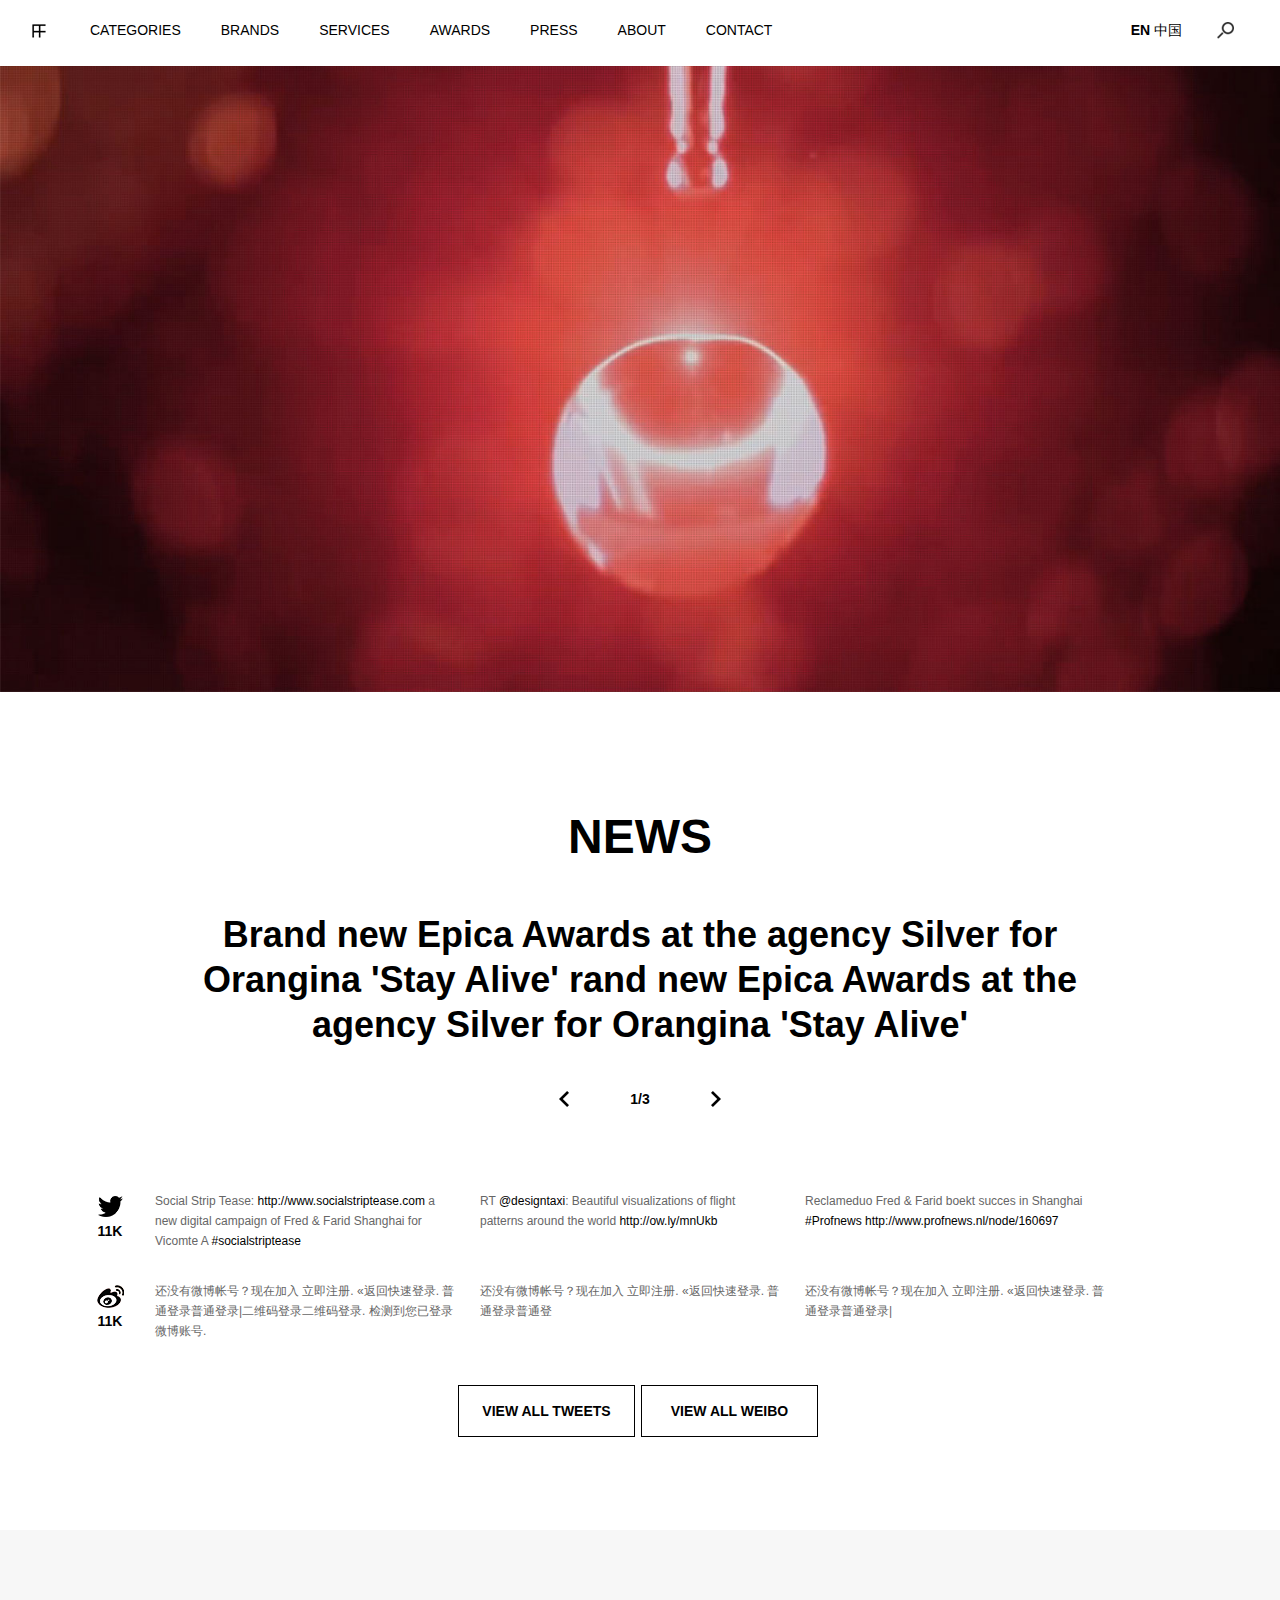
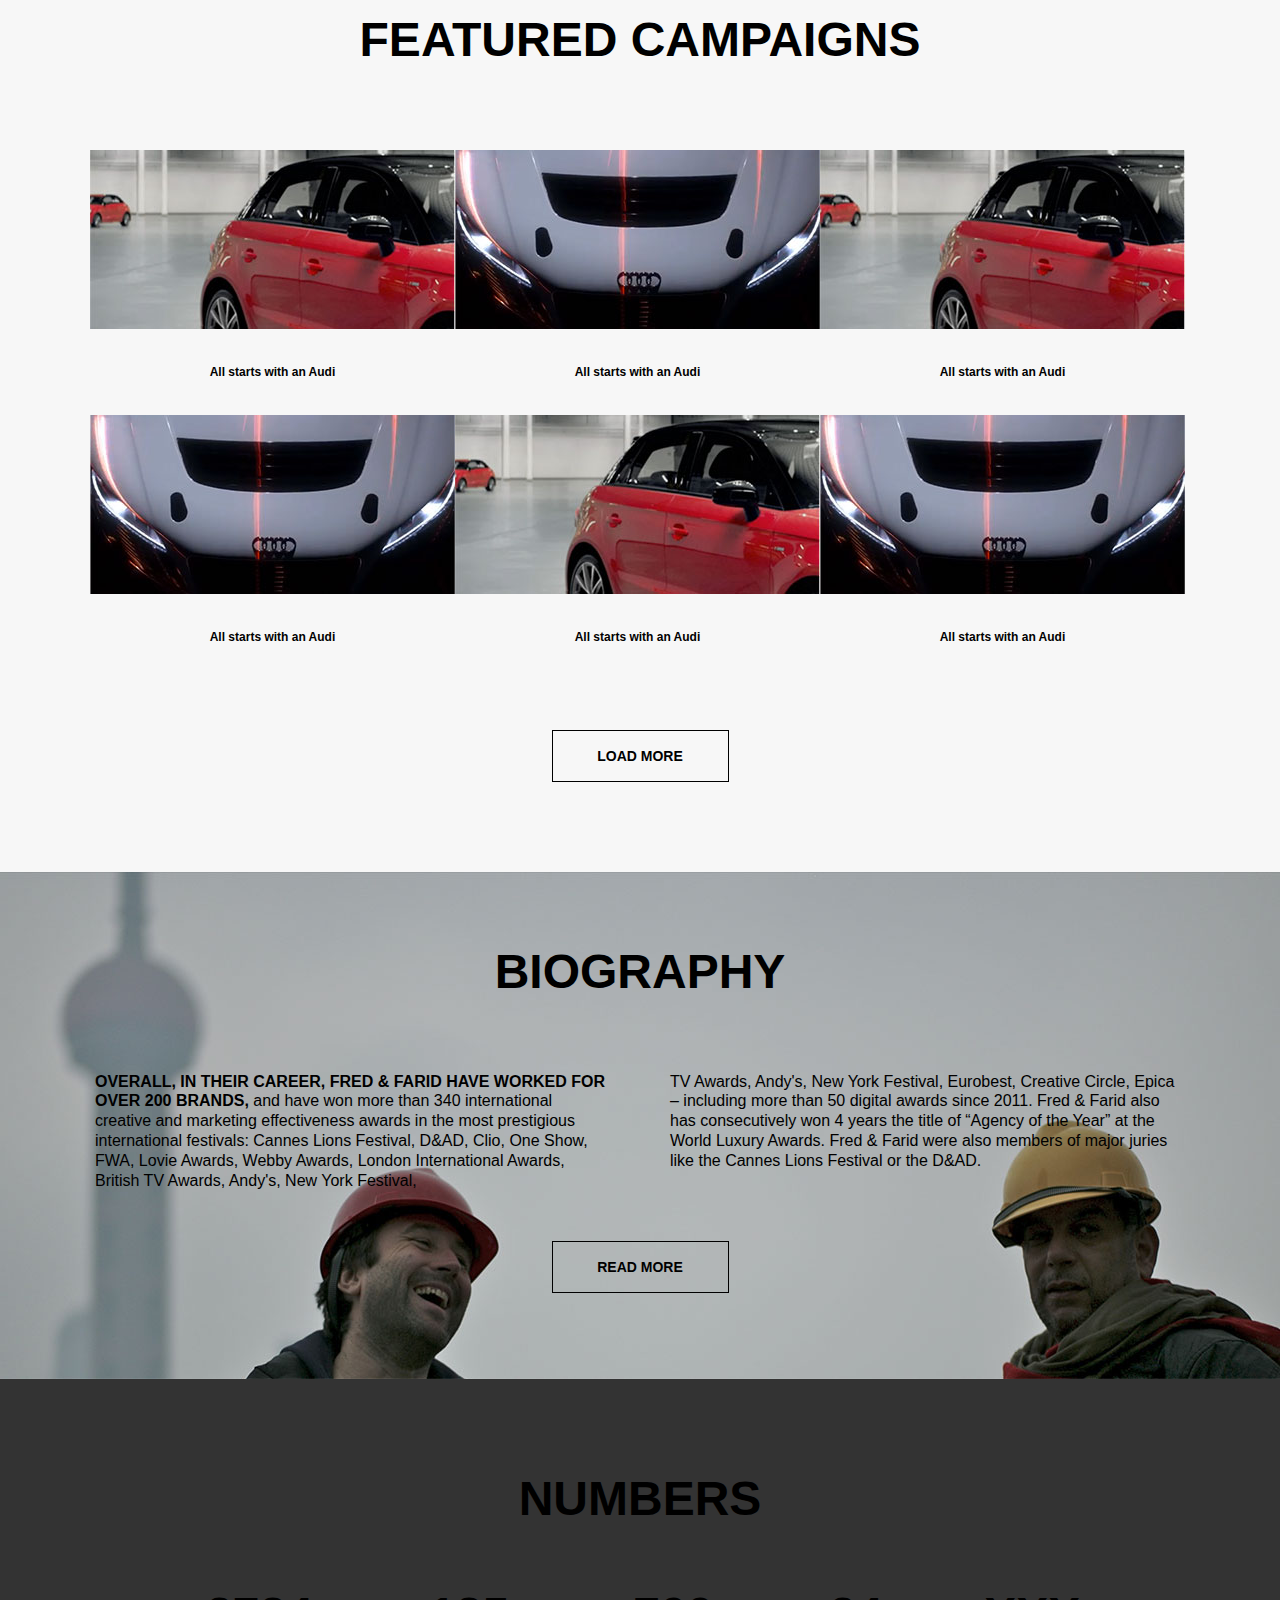
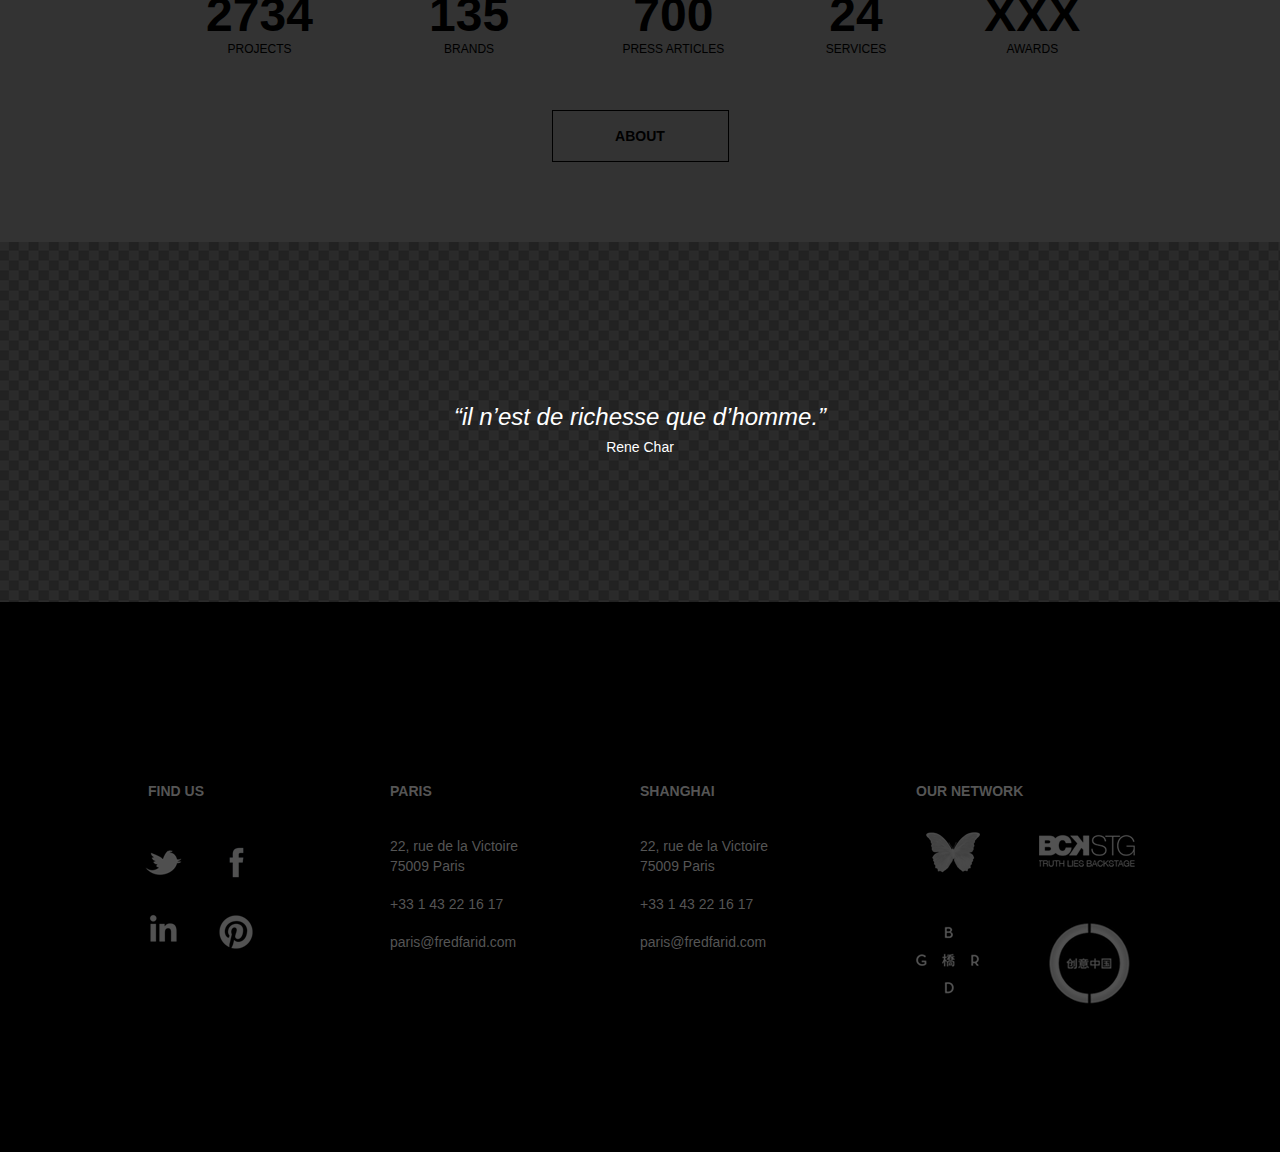
<file: index.html>
<!DOCTYPE html PUBLIC "-//W3C//DTD XHTML 1.0 Transitional//EN" "http://www.w3.org/TR/xhtml1/DTD/xhtml1-transitional.dtd">
<html xmlns="http://www.w3.org/1999/xhtml">
<head>
    <meta http-equiv="Content-Type" content="text/html;charset=utf-8" />
    <meta name="keywords" content="" />
    <meta name="description" content="" />
    <title>FF</title>
    <link href="css/style.css" rel="stylesheet" type="text/css" />
</head>
	<!-- header -->
	<div class="header">
		<div class="logo"></div>
		<div class="nav cs-clear">
			<a class="navitem" href="index.html">CATEGORIES</a>
			<a class="navitem" href="BRANDS.html">BRANDS</a>
			<a class="navitem" href="SERVICES.html">SERVICES</a>
			<a class="navitem" href="AWARDS.html">AWARDS</a>
			<a class="navitem" href="PRESS.html">PRESS</a>
			<a class="navitem" href="ABOUT.html">ABOUT</a>
			<a class="navitem" href="CONTACT.html">CONTACT</a>
		</div>
		<div class="language"><strong>EN</strong> 中国</div>
		<div class="search"></div>
	</div>
	<!-- page title -->
	<!-- <div class="pagetit">
		<div class="column">
			<h1>HOME</h1>
			<a href="#" class="pagetitarr pagetitarrtop"></a>
			<a href="#" class="pagetitarr pagetitarrbottom"></a>
		</div>
	</div> -->
	<!-- banner -->
	<div class="banpho"><img src="images/INDEX_pho.jpg" /></div>
	<!-- section -->
	<div class="section sec_home">
		<!--  -->
		<div class="home_news">
			<h2>NEWS</h2>
			<p>Brand new Epica Awards at the agency Silver for Orangina 'Stay Alive' rand new Epica Awards at the agency Silver for Orangina 'Stay Alive'</p>
			<div class="home_newspage">
				1/3
				<a href="#" class="home_newspicon home_newsprev"></a>
				<a href="#" class="home_newspicon home_newsnext"></a>
			</div>
		</div>
		<!--  -->
		<div class="home_view">
			<div class="home_viewtiem home_twitter cs-clear">
				<div class="home_viewlogo home_tlogo">11K</div>
				<div class="home_viewtxt">Social Strip Tease: <a href="#">http://www.socialstriptease.com </a> a new digital campaign of Fred & Farid Shanghai for Vicomte A <a href="#">#socialstriptease</a></div>
				<div class="home_viewtxt">RT <a href="#">@designtaxi</a>: Beautiful visualizations of flight patterns around the world <a href="#">http://ow.ly/mnUkb </a></div>
				<div class="home_viewtxt">Reclameduo Fred & Farid boekt succes in Shanghai <a href="#">#Profnews http://www.profnews.nl/node/160697 </a></div>
			</div>
			<div class="home_viewtiem home_weibo cs-clear">
				<div class="home_viewlogo home_wlogo">11K</div>
				<div class="home_viewtxt">还没有微博帐号？现在加入 立即注册. «返回快速登录. 普通登录普通登录|二维码登录二维码登录. 检测到您已登录微博账号.</div>
				<div class="home_viewtxt">还没有微博帐号？现在加入 立即注册. «返回快速登录. 普通登录普通登</div>
				<div class="home_viewtxt">还没有微博帐号？现在加入 立即注册. «返回快速登录. 普通登录普通登录|</div>
			</div>
			<div class="home_viewbtn cs-clear">
				<a href="#" class="home_viewbtntw">VIEW ALL TWEETS</a>
				<a href="#" class="home_viewbtnwb">VIEW ALL WEIBO</a>
			</div>
		</div>
		<!--  -->
		<div class="home_campaign">
			<h2>FEATURED CAMPAIGNS</h2>
			<div class="home_camcon cs-clear">
				<div class="cam_item">
					<img src="images/campaign_demo1.jpg" />
					<p>All starts with an Audi</p>
				</div>
				<div class="cam_item">
					<img src="images/campaign_demo2.jpg" />
					<p>All starts with an Audi</p>
				</div>
				<div class="cam_item">
					<img src="images/campaign_demo1.jpg" />
					<p>All starts with an Audi</p>
				</div>
				<div class="cam_item">
					<img src="images/campaign_demo2.jpg" />
					<p>All starts with an Audi</p>
				</div>
				<div class="cam_item">
					<img src="images/campaign_demo1.jpg" />
					<p>All starts with an Audi</p>
				</div>
				<div class="cam_item">
					<img src="images/campaign_demo2.jpg" />
					<p>All starts with an Audi</p>
				</div>
			</div>
			<a class="home_cambtn" href="#">LOAD MORE</a>
		</div>		
		<!--  -->
		<div class="home_bio">
			<h2>BIOGRAPHY</h2>
			<div class="home_biotxt cs-clear">
				<div class="home_bioleft">
					<strong>Overall, in their career, Fred & Farid have worked for over 200 brands, </strong>and have won more than 340 international creative and marketing effectiveness awards in the most prestigious international festivals: Cannes Lions Festival, D&AD, Clio, One Show, FWA, Lovie Awards, Webby Awards, London International Awards, British TV Awards, Andy's, New York Festival, 
				</div>
				<div class="home_bioright">TV Awards, Andy's, New York Festival, Eurobest, Creative Circle, Epica – including more than 50 digital awards since 2011. Fred & Farid also has consecutively won 4 years the title of “Agency of the Year” at the World Luxury Awards. Fred & Farid were also members of major juries like the Cannes Lions Festival or the D&AD.</div>
			</div>
			<a href="#" class="home_biobtn">READ MORE</a>
		</div>
		<!--  -->
		<div class="home_num">
			<h2>NUMBERS</h2>
			<div class="home_numtable">
				<table>
					<tr>
						<td><strong>2734</strong>PROJECTS</td>
						<td><strong>135</strong>BRANDS</td>
						<td><strong>700</strong>PRESS ARTICLES</td>
						<td><strong>24</strong>SERVICES</td>
						<td><strong>XXX</strong>AWARDS</td>
					</tr>
				</table>
			</div>
			<a href="#" class="home_numbtn">ABOUT</a>
		</div>
		<!--  -->
	</div>
	<!-- banner footer -->
	<div class="banner_footer">
		<div class="banft_txt">
			<p>“il n’est de richesse que d’homme.”</p>
			<span>Rene Char</span>
		</div>
	</div>
	<!-- footer -->
	<div class="footer">
		<div class="ft_con cs-clear">
			<div class="ft_mod ft_find">
				<h3>FIND US</h3>
				<div class="ft_mbd ft_findmbd cs-clear">
					<a href="#" class="find_item find_item1"></a>
					<a href="#" class="find_item find_item2"></a>
					<a href="#" class="find_item find_item3"></a>
					<a href="#" class="find_item find_item4"></a>
				</div>
			</div>
			<div class="ft_mod ft_paris">
				<h3>PARIS</h3>
				<div class="ft_mbd">
					<p>22, rue de la Victoire<br />75009 Paris</p>
					<p>+33 1 43 22 16 17</p>
					<p>paris@fredfarid.com</p>
				</div>
			</div>
			<div class="ft_mod ft_shanghai">
				<h3>SHANGHAI</h3>
				<div class="ft_mbd">
					<p>22, rue de la Victoire<br />75009 Paris</p>
					<p>+33 1 43 22 16 17</p>
					<p>paris@fredfarid.com</p>
				</div>
			</div>
			<div class="ft_mod ft_network">
				<h3>OUR NETWORK</h3>
				<div class="ft_mbd ft_workmbd">
					<a href="#" class="work_item work_item1"></a>
					<a href="#" class="work_item work_item2"></a>
					<a href="#" class="work_item work_item3"></a>
					<a href="#" class="work_item work_item4"></a>
				</div>
			</div>
		</div>
	</div>
	<!--  -->
<!--  -->
    <script src="js/jquery-1.8.3.min.js"></script>
    <script src="js/index.js"></script>
<!--  -->
    <!--IE6透明判断-->
    <!--[if IE 6]>
    <script src="js/DD_belatedPNG.js"></script>
    <script>
        DD_belatedPNG.fix('*');
        document.execCommand("BackgroundImageCache", false, true);
    </script>
    <![endif]-->
</body>
</html>
</file>
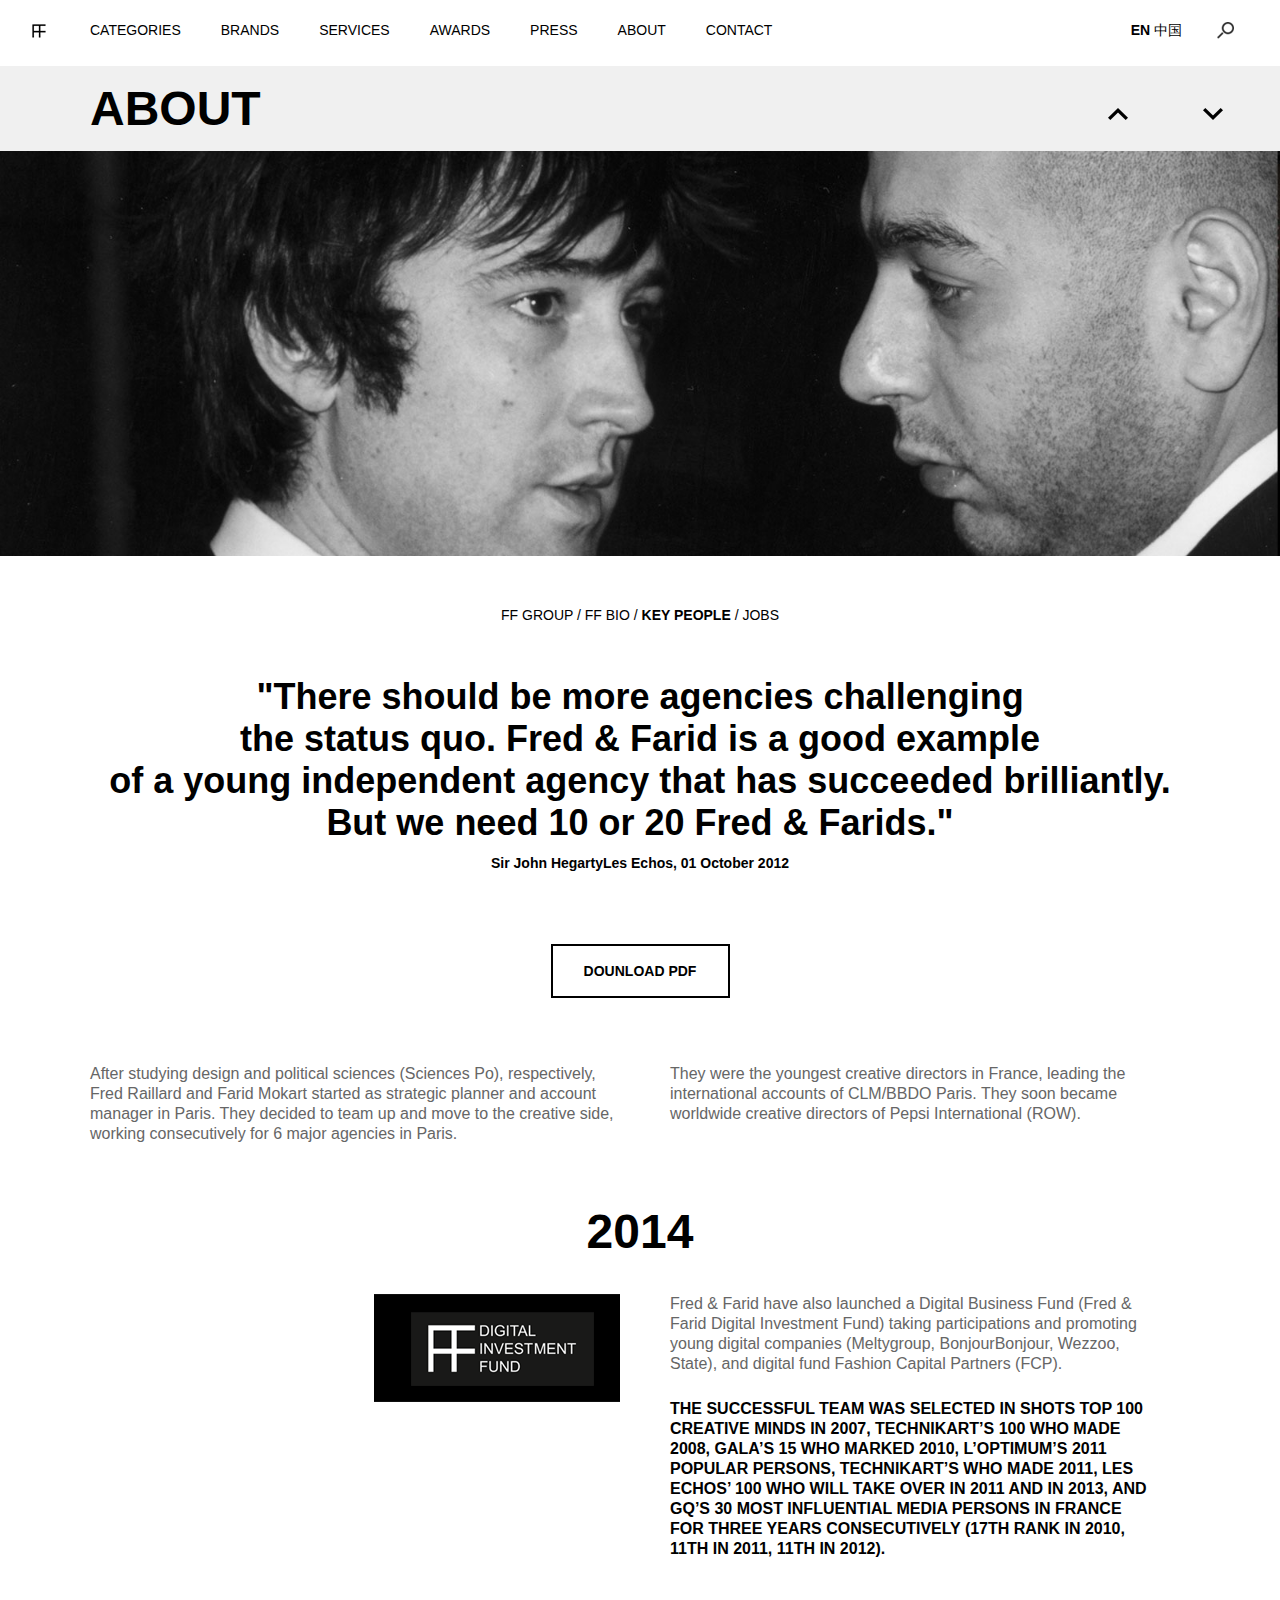
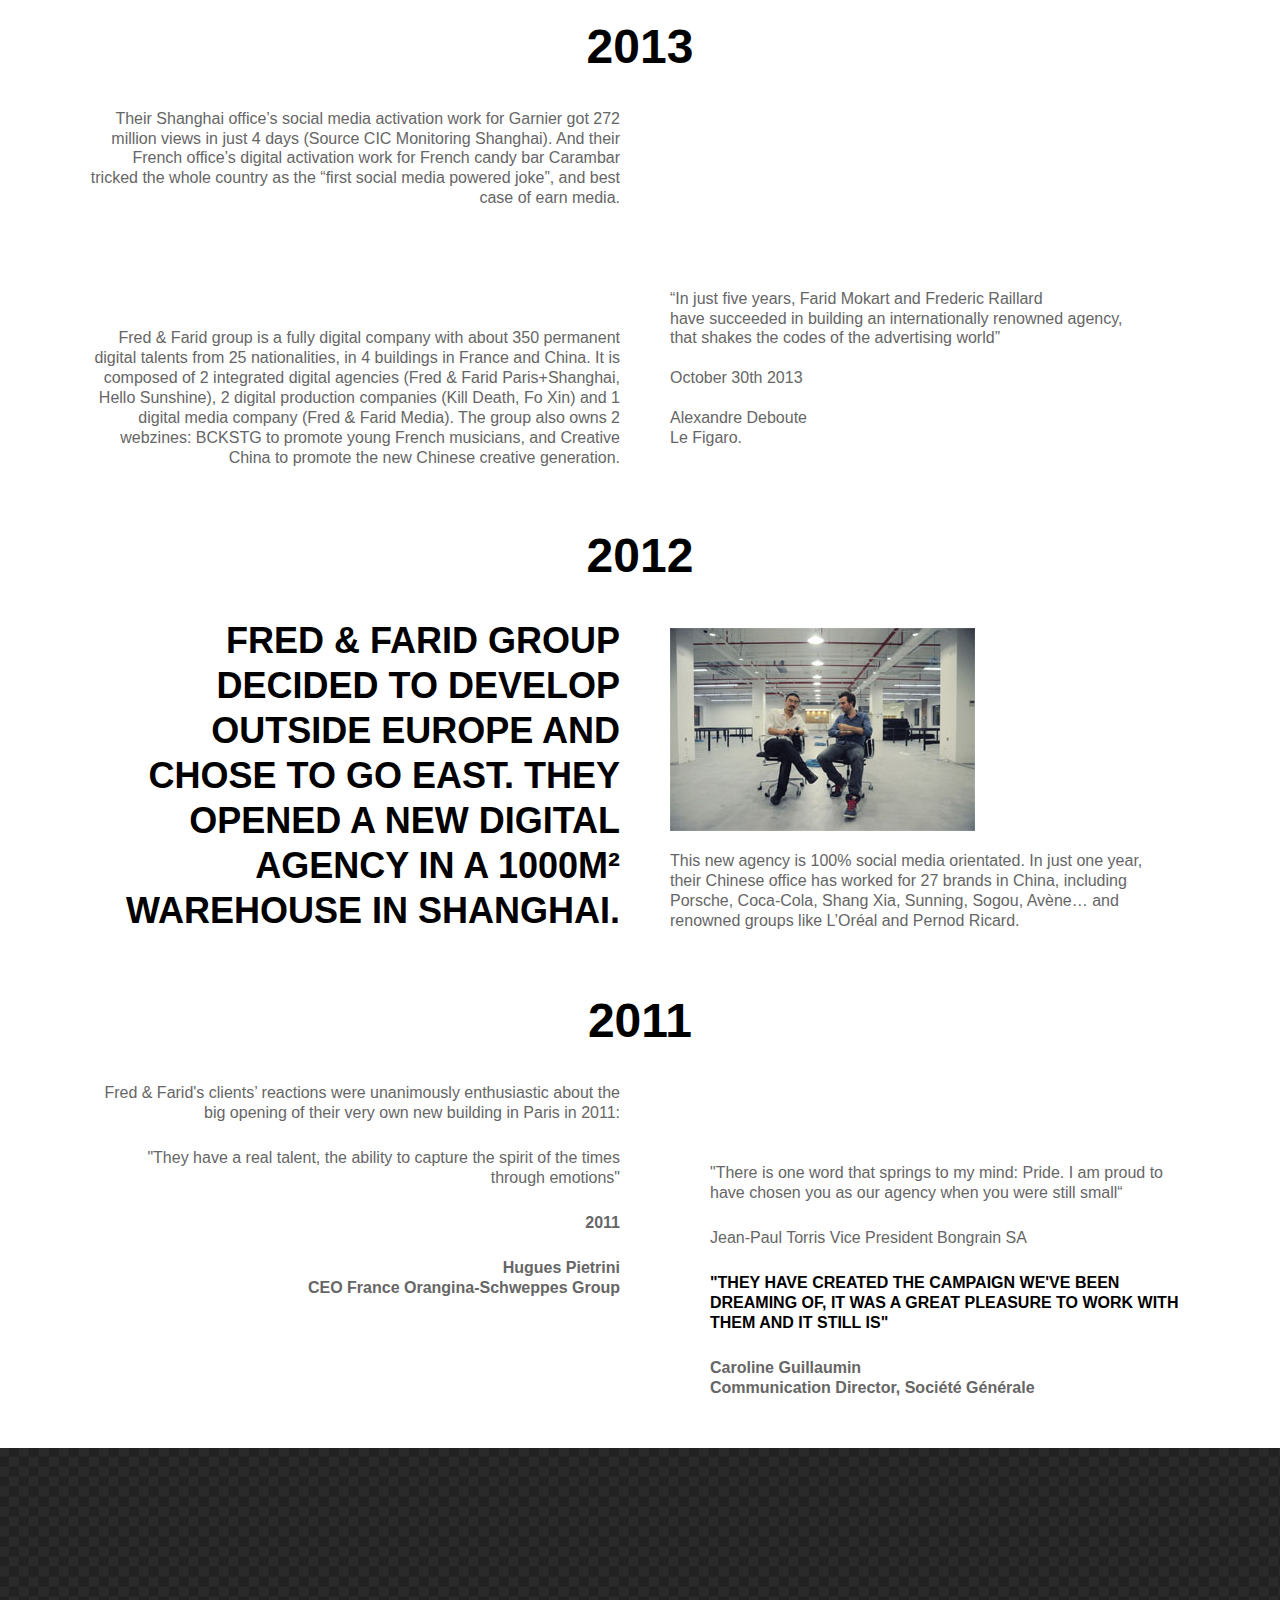
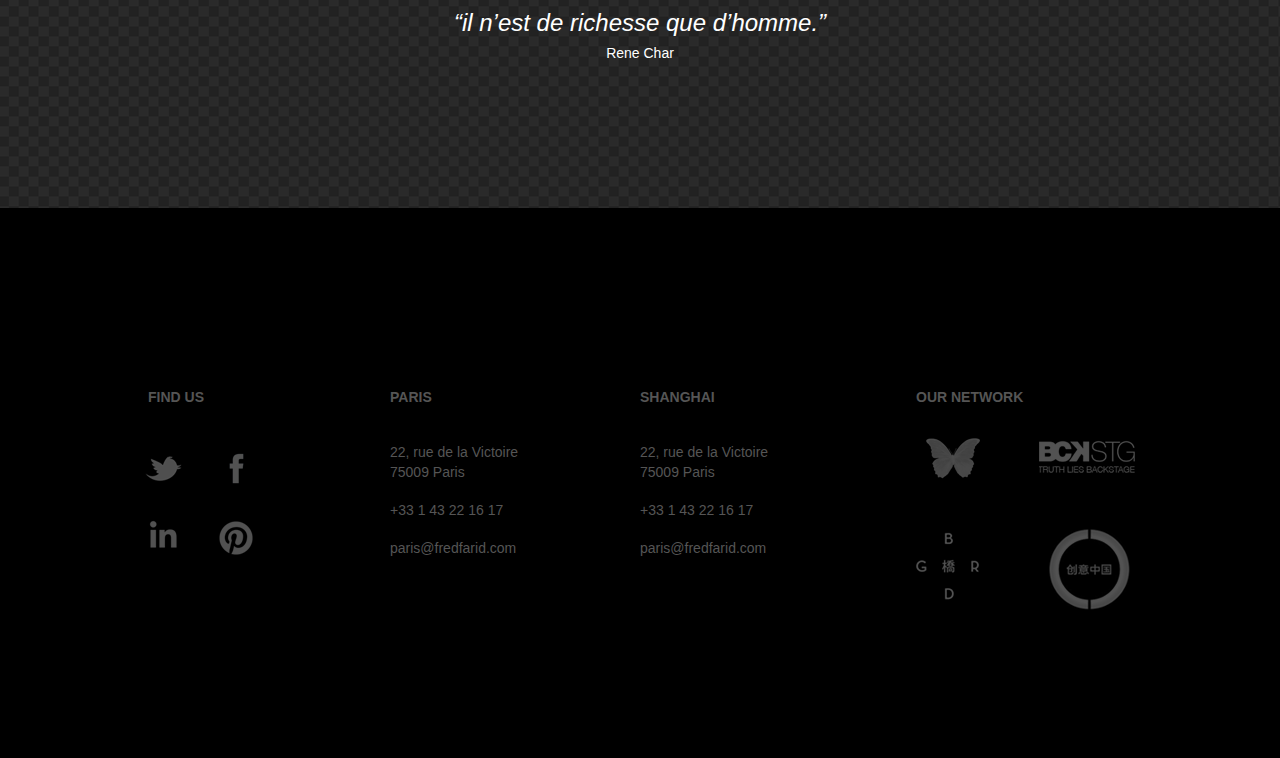
<file: ABOUT.html>
<!DOCTYPE html PUBLIC "-//W3C//DTD XHTML 1.0 Transitional//EN" "http://www.w3.org/TR/xhtml1/DTD/xhtml1-transitional.dtd">
<html xmlns="http://www.w3.org/1999/xhtml">
<head>
    <meta http-equiv="Content-Type" content="text/html;charset=utf-8" />
    <meta name="keywords" content="" />
    <meta name="description" content="" />
    <title>FF</title>
    <link href="css/style.css" rel="stylesheet" type="text/css" />
</head>
	<!-- header -->
	<div class="header">
		<div class="logo"></div>
		<div class="nav cs-clear">
			<a class="navitem" href="index.html">CATEGORIES</a>
			<a class="navitem" href="BRANDS.html">BRANDS</a>
			<a class="navitem" href="SERVICES.html">SERVICES</a>
			<a class="navitem" href="AWARDS.html">AWARDS</a>
			<a class="navitem" href="PRESS.html">PRESS</a>
			<a class="navitem" href="ABOUT.html">ABOUT</a>
			<a class="navitem" href="CONTACT.html">CONTACT</a>
		</div>
		<div class="language"><strong>EN</strong> 中国</div>
		<div class="search"></div>
	</div>
	<!-- page title -->
	<div class="pagetit">
		<div class="column">
			<h1>ABOUT</h1>
			<a href="#" class="pagetitarr pagetitarrtop"></a>
			<a href="#" class="pagetitarr pagetitarrbottom"></a>
		</div>
	</div>
	<!-- banner -->
	<div class="banpho"><img src="images/ABOUT_pho.jpg" /></div>
	<!-- section -->
	<div class="section sec_about">
		<!--  -->
		<div class="about_crumbs">ff group / ff bio / <strong>key people</strong> /  jobs</div>
		<!--  -->
		<div class="about_txt">
			<p>"There should be more agencies challenging <br />the status quo. Fred & Farid is a good example <br />of a young independent agency that has succeeded brilliantly. <br />But we need 10 or 20 Fred & Farids." </p>
			<span>Sir John HegartyLes Echos, 01 October 2012  </span>
		</div>
		<!--  -->
		<div class="about_down">
			<a href="#" class="about_downbtn">DOUNLOAD PDF</a>
		</div>
		<!--  -->
		<div class="about_timeline">
			<div class="timeline_item cs-clear">
				<div class="timeline_left">
					<div class="timeline_txt">After studying design and political sciences (Sciences Po), respectively, Fred Raillard and Farid Mokart started as strategic planner and account manager in Paris. They decided to team up and move to the creative side, working consecutively for 6 major agencies in Paris.</div>
				</div>
				<div class="timeline_right">
					<div class="timeline_txt">They were the youngest creative directors in France, leading the international accounts of CLM/BBDO Paris. They soon became worldwide creative directors of Pepsi International (ROW).</div>
				</div>
			</div>
			<div class="timeline_year">2014</div>
			<div class="timeline_item cs-clear">
				<div class="timeline_left">
					<div class="timeline_pho"></div>
				</div>
				<div class="timeline_right">
					<div class="timeline_txt">Fred & Farid have also launched a Digital Business Fund (Fred & Farid Digital Investment Fund) taking participations and promoting young digital companies (Meltygroup, BonjourBonjour, Wezzoo, State), and digital fund Fashion Capital Partners (FCP).</div>
					<div class="timeline_txt2">The successful team was selected in Shots Top 100 Creative Minds in 2007, Technikart’s 100 who made 2008, Gala’s 15 who marked 2010, L’Optimum’s 2011 popular persons, Technikart’s who made 2011, Les Echos’ 100 who will take over in 2011 and in 2013, and GQ’s 30 most influential media persons in France for three years consecutively (17th rank in 2010, 11th in 2011, 11th in 2012).</div>
				</div>
			</div>
			<!--  -->
			<div class="timeline_year">2013</div>
			<div class="timeline_item cs-clear">
				<div class="timeline_left timeline_2013left">
					<div class="timeline_txt timeline_2013txt">Their Shanghai office’s social media activation work for Garnier got 272 million views in just 4 days (Source CIC Monitoring Shanghai). And their French office’s digital activation work for French candy bar Carambar tricked the whole country as the “first social media powered joke”, and best case of earn media.</div>
					<div class="timeline_txt">Fred & Farid group is a fully digital company with about 350 permanent digital talents from 25 nationalities, in 4 buildings in France and China. It is composed of 2 integrated digital agencies (Fred & Farid Paris+Shanghai, Hello Sunshine), 2  digital production companies (Kill Death, Fo Xin) and 1 digital media company (Fred & Farid Media). The group also owns 2 webzines: BCKSTG to promote young French musicians, and Creative China to promote the new Chinese creative generation.</div>
				</div>
				<div class="timeline_right timeline_2013right">
					<div class="timeline_txt ">“In just five years, Farid Mokart and Frederic Raillard <br />have succeeded in building an internationally renowned agency, <br />that shakes the codes of the advertising world” 
						<p>October 30th 2013</p>
						<p>Alexandre Deboute <br />Le Figaro.</p>
					</div>
				</div>
			</div>
			<!--  -->
			<div class="timeline_year">2012</div>
			<div class="timeline_item cs-clear">
				<div class="timeline_left ">
					<div class="timeline_txt timeline_2012txt">Fred & Farid Group decided to develop outside Europe and chose to go East. They opened a new digital agency in a 1000m² warehouse in Shanghai. </div>
				</div>
				<div class="timeline_right timeline_2012right">
					<div class="timeline_txt ">
						<p><img src="images/timeline_2012img.jpg" /></p>
						This new agency is 100% social media orientated. In just one year, their Chinese office has worked for 27 brands in China, including Porsche, Coca-Cola, Shang Xia, Sunning, Sogou, Avène… and renowned groups like L’Oréal and Pernod Ricard.</div>
				</div>
			</div>
			<!--  -->
			<div class="timeline_year">2011</div>
			<div class="timeline_item cs-clear">
				<div class="timeline_left timeline_2011left">
					<div class="timeline_txt ">
						<p>Fred & Farid's clients’ reactions were unanimously enthusiastic about the big opening of their very own new building in Paris in 2011:</p>
						<p>"They have a real talent, the ability to capture the spirit of the times through emotions" </p>
						<p><strong>2011</strong></p>
						<p><strong>Hugues Pietrini<br />CEO France Orangina-Schweppes Group</strong></p>
					</div>
				</div>
				<div class="timeline_right timeline_2011right">
					<div class="timeline_txt ">
						<p>"There is one word that springs to my mind: Pride. I am proud to have chosen you as our agency when you were still small“ </p>
						<p>Jean-Paul Torris Vice President Bongrain SA</p>
						<p class="timeline_txt2011"><strong>"They have created the campaign we've been dreaming of, it was a great pleasure to work with them and it still is" </strong></p>
						<p><strong>Caroline Guillaumin <br />Communication Director, Société Générale</strong></p>
					</div>
				</div>
			</div>
			<!--  -->
		</div>
	</div>
	<!-- banner footer -->
	<div class="banner_footer">
		<div class="banft_txt">
			<p>“il n’est de richesse que d’homme.”</p>
			<span>Rene Char</span>
		</div>
	</div>
	<!-- footer -->
	<div class="footer">
		<div class="ft_con cs-clear">
			<div class="ft_mod ft_find">
				<h3>FIND US</h3>
				<div class="ft_mbd ft_findmbd cs-clear">
					<a href="#" class="find_item find_item1"></a>
					<a href="#" class="find_item find_item2"></a>
					<a href="#" class="find_item find_item3"></a>
					<a href="#" class="find_item find_item4"></a>
				</div>
			</div>
			<div class="ft_mod ft_paris">
				<h3>PARIS</h3>
				<div class="ft_mbd">
					<p>22, rue de la Victoire<br />75009 Paris</p>
					<p>+33 1 43 22 16 17</p>
					<p>paris@fredfarid.com</p>
				</div>
			</div>
			<div class="ft_mod ft_shanghai">
				<h3>SHANGHAI</h3>
				<div class="ft_mbd">
					<p>22, rue de la Victoire<br />75009 Paris</p>
					<p>+33 1 43 22 16 17</p>
					<p>paris@fredfarid.com</p>
				</div>
			</div>
			<div class="ft_mod ft_network">
				<h3>OUR NETWORK</h3>
				<div class="ft_mbd ft_workmbd">
					<a href="#" class="work_item work_item1"></a>
					<a href="#" class="work_item work_item2"></a>
					<a href="#" class="work_item work_item3"></a>
					<a href="#" class="work_item work_item4"></a>
				</div>
			</div>
		</div>
	</div>
	<!--  -->
<!--  -->
    <script src="js/jquery-1.8.3.min.js"></script>
    <script src="js/index.js"></script>
<!--  -->
    <!--IE6透明判断-->
    <!--[if IE 6]>
    <script src="js/DD_belatedPNG.js"></script>
    <script>
        DD_belatedPNG.fix('*');
        document.execCommand("BackgroundImageCache", false, true);
    </script>
    <![endif]-->
</body>
</html>
</file>
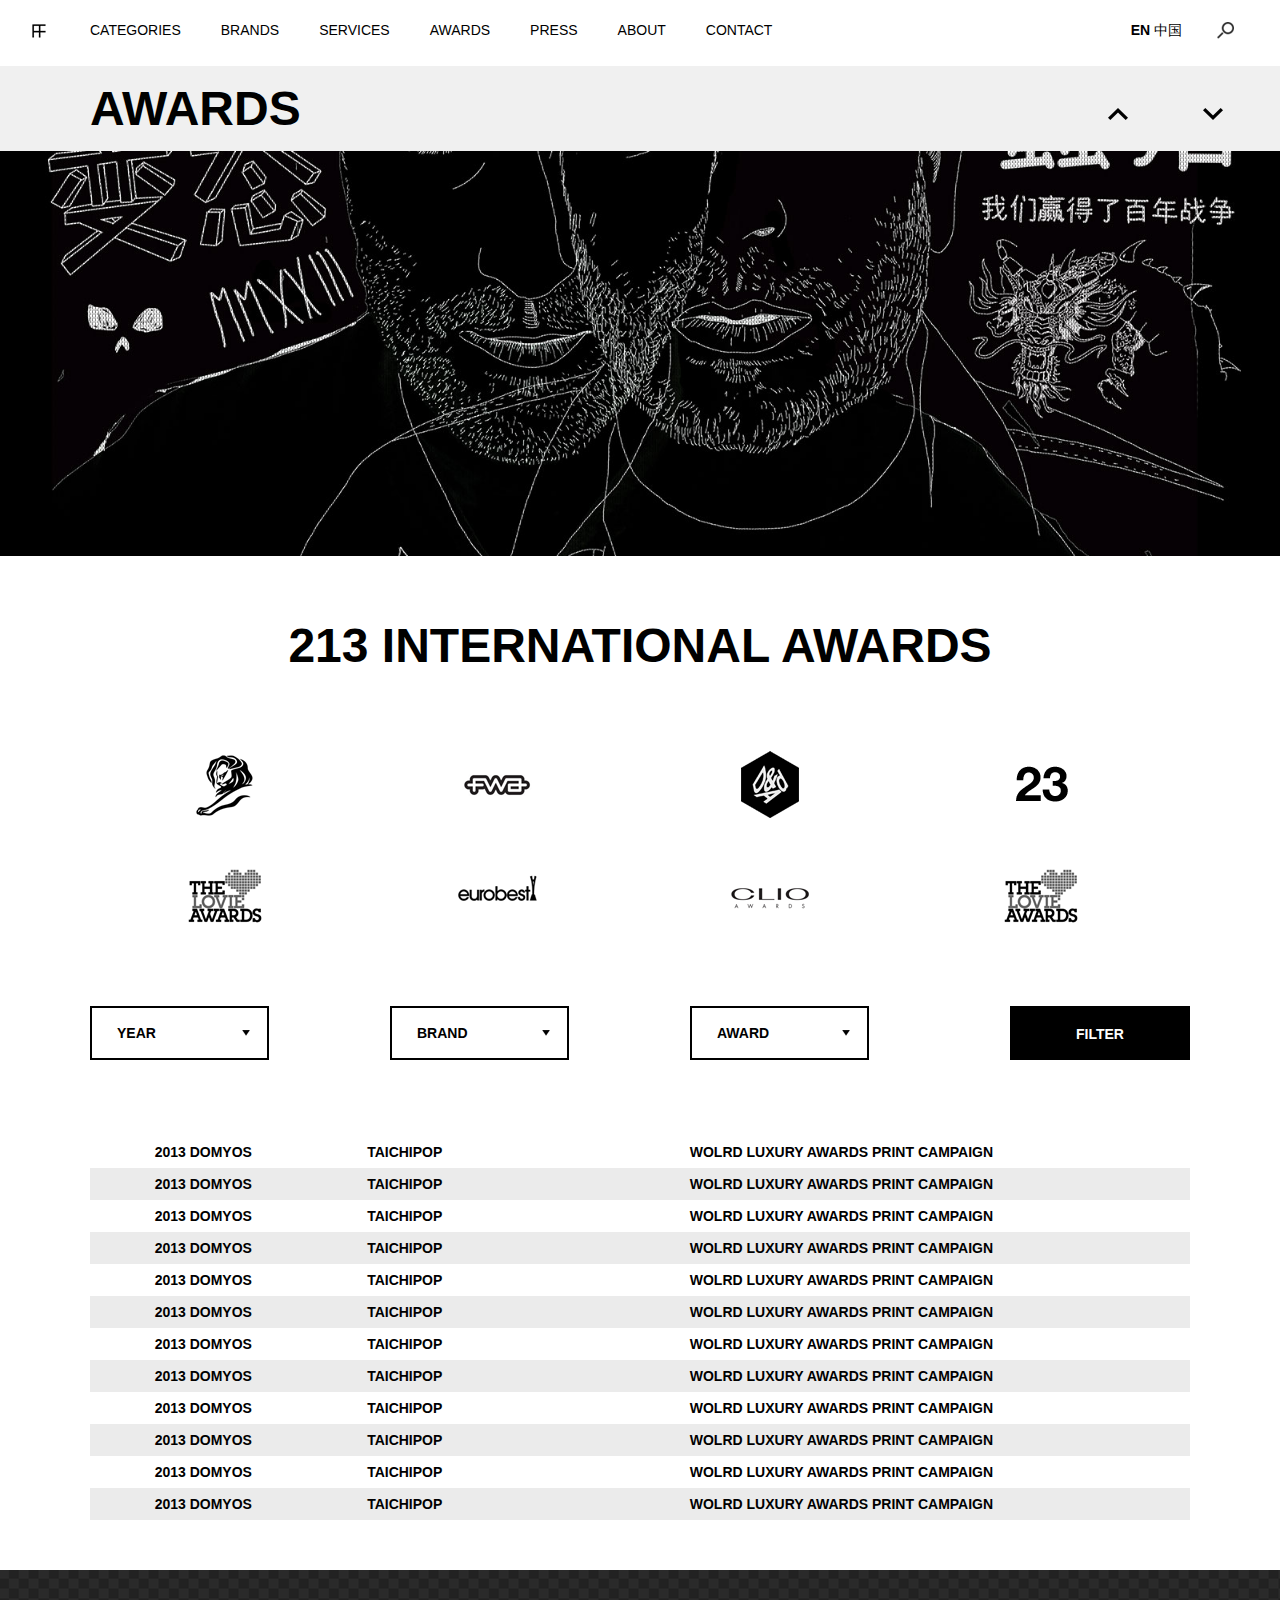
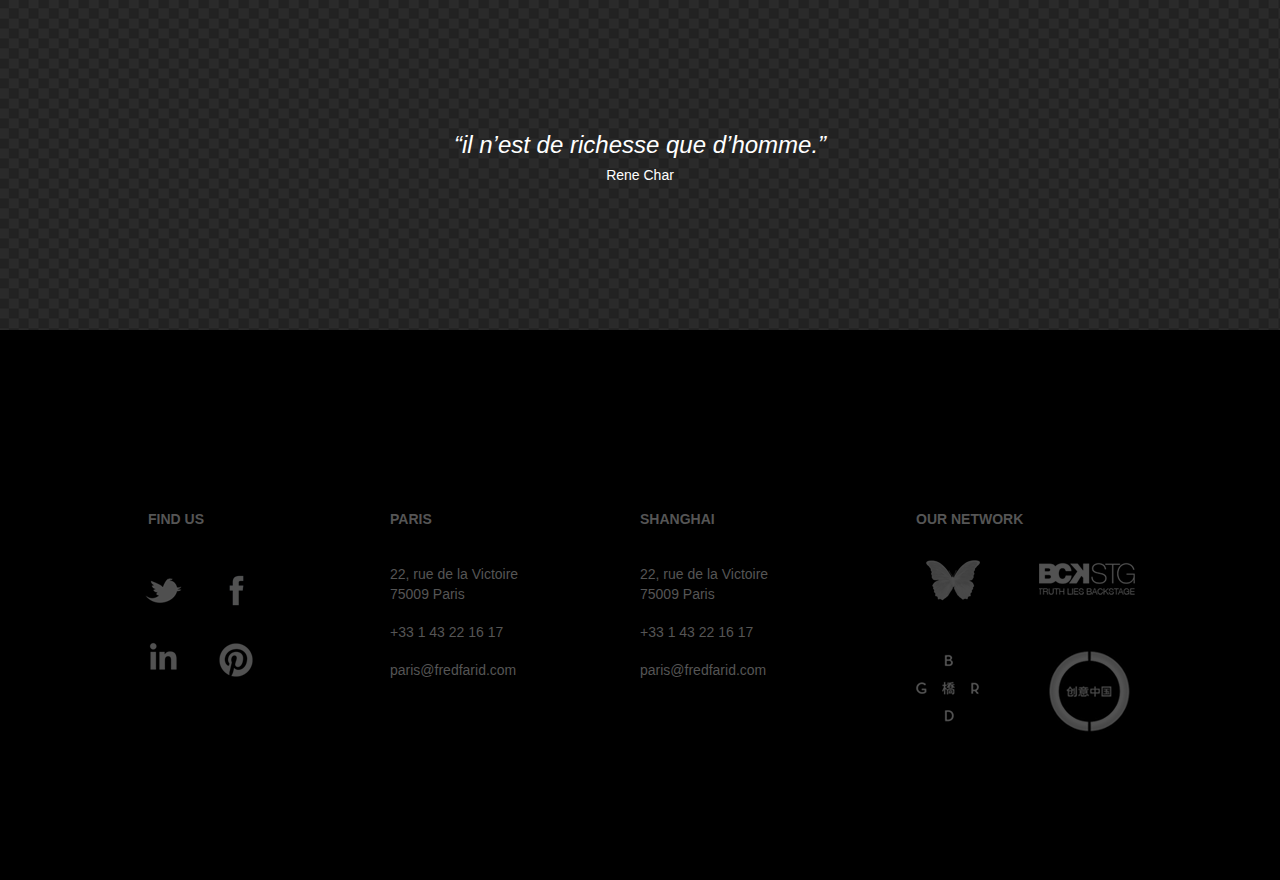
<file: AWARDS.html>
<!DOCTYPE html PUBLIC "-//W3C//DTD XHTML 1.0 Transitional//EN" "http://www.w3.org/TR/xhtml1/DTD/xhtml1-transitional.dtd">
<html xmlns="http://www.w3.org/1999/xhtml">
<head>
    <meta http-equiv="Content-Type" content="text/html;charset=utf-8" />
    <meta name="keywords" content="" />
    <meta name="description" content="" />
    <title>FF</title>
    <link href="css/style.css" rel="stylesheet" type="text/css" />
</head>
	<!-- header -->
	<div class="header">
		<div class="logo"></div>
		<div class="nav cs-clear">
			<a class="navitem" href="index.html">CATEGORIES</a>
			<a class="navitem" href="BRANDS.html">BRANDS</a>
			<a class="navitem" href="SERVICES.html">SERVICES</a>
			<a class="navitem" href="AWARDS.html">AWARDS</a>
			<a class="navitem" href="PRESS.html">PRESS</a>
			<a class="navitem" href="ABOUT.html">ABOUT</a>
			<a class="navitem" href="CONTACT.html">CONTACT</a>
		</div>
		<div class="language"><strong>EN</strong> 中国</div>
		<div class="search"></div>
	</div>
	<!-- page title -->
	<div class="pagetit">
		<div class="column">
			<h1>AWARDS</h1>
			<a href="#" class="pagetitarr pagetitarrtop"></a>
			<a href="#" class="pagetitarr pagetitarrbottom"></a>
		</div>
	</div>
	<!-- banner -->
	<div class="banpho"><img src="images/AWARDS_pho.jpg" /></div>
	<!-- section -->
	<div class="section sec_awards">
		<div class="sectit"><h2>213 INTERNATIONAL AWARDS</h2></div>
		<div class="awardicons cs-clear">
			<img src="images/award_img1.png" />
			<img src="images/award_img2.png" />
			<img src="images/award_img3.png" />
			<img src="images/award_img4.png" />
			<img src="images/award_img5.png" />
			<img src="images/award_img6.png" />
			<img src="images/award_img7.png" />
			<img src="images/award_img5.png" />
		</div>
		<div class="awardfilter cs-clear">
			<div class="awardfilter_item">
				<a class="selitem ">
					<span class="selitem_tips">YEAR</span>
					<select>
						<option>YEAR</option>
						<option>YEAR</option>
					</select>
				</a>
			</div>
			<div class="awardfilter_item">
				<a class="selitem ">
					<span class="selitem_tips">BRAND</span>
					<select>
						<option>BRAND</option>
					</select>
				</a>
			</div>
			<div class="awardfilter_item">
				<a class="selitem ">
					<span class="selitem_tips">AWARD</span>
					<select>
						<option>AWARD</option>
					</select>
				</a>
			</div>
			<div class="awardfilter_item awardfilter_item2">
				<button class="awardfilter_btn">FILTER</button>
			</div>
		</div>
		<!--  -->
		<div class="awardlist">
			<table>
				<tr><td>2013 DOMYOS</td><td>TAICHIPOP</td><td>WOLRD LUXURY AWARDS PRINT CAMPAIGN</td></tr>
				<tr class="even"><td>2013 DOMYOS</td><td>TAICHIPOP</td><td>WOLRD LUXURY AWARDS PRINT CAMPAIGN</td></tr>
				<tr><td>2013 DOMYOS</td><td>TAICHIPOP</td><td>WOLRD LUXURY AWARDS PRINT CAMPAIGN</td></tr>
				<tr class="even"><td>2013 DOMYOS</td><td>TAICHIPOP</td><td>WOLRD LUXURY AWARDS PRINT CAMPAIGN</td></tr>
				<tr><td>2013 DOMYOS</td><td>TAICHIPOP</td><td>WOLRD LUXURY AWARDS PRINT CAMPAIGN</td></tr>
				<tr class="even"><td>2013 DOMYOS</td><td>TAICHIPOP</td><td>WOLRD LUXURY AWARDS PRINT CAMPAIGN</td></tr>
				<tr><td>2013 DOMYOS</td><td>TAICHIPOP</td><td>WOLRD LUXURY AWARDS PRINT CAMPAIGN</td></tr>
				<tr class="even"><td>2013 DOMYOS</td><td>TAICHIPOP</td><td>WOLRD LUXURY AWARDS PRINT CAMPAIGN</td></tr>
				<tr><td>2013 DOMYOS</td><td>TAICHIPOP</td><td>WOLRD LUXURY AWARDS PRINT CAMPAIGN</td></tr>
				<tr class="even"><td>2013 DOMYOS</td><td>TAICHIPOP</td><td>WOLRD LUXURY AWARDS PRINT CAMPAIGN</td></tr>
				<tr><td>2013 DOMYOS</td><td>TAICHIPOP</td><td>WOLRD LUXURY AWARDS PRINT CAMPAIGN</td></tr>
				<tr class="even"><td>2013 DOMYOS</td><td>TAICHIPOP</td><td>WOLRD LUXURY AWARDS PRINT CAMPAIGN</td></tr>
			</table>
		</div>
		<!--  -->
	</div>
	<!-- banner footer -->
	<div class="banner_footer">
		<div class="banft_txt">
			<p>“il n’est de richesse que d’homme.”</p>
			<span>Rene Char</span>
		</div>
	</div>
	<!-- footer -->
	<div class="footer">
		<div class="ft_con cs-clear">
			<div class="ft_mod ft_find">
				<h3>FIND US</h3>
				<div class="ft_mbd ft_findmbd cs-clear">
					<a href="#" class="find_item find_item1"></a>
					<a href="#" class="find_item find_item2"></a>
					<a href="#" class="find_item find_item3"></a>
					<a href="#" class="find_item find_item4"></a>
				</div>
			</div>
			<div class="ft_mod ft_paris">
				<h3>PARIS</h3>
				<div class="ft_mbd">
					<p>22, rue de la Victoire<br />75009 Paris</p>
					<p>+33 1 43 22 16 17</p>
					<p>paris@fredfarid.com</p>
				</div>
			</div>
			<div class="ft_mod ft_shanghai">
				<h3>SHANGHAI</h3>
				<div class="ft_mbd">
					<p>22, rue de la Victoire<br />75009 Paris</p>
					<p>+33 1 43 22 16 17</p>
					<p>paris@fredfarid.com</p>
				</div>
			</div>
			<div class="ft_mod ft_network">
				<h3>OUR NETWORK</h3>
				<div class="ft_mbd ft_workmbd">
					<a href="#" class="work_item work_item1"></a>
					<a href="#" class="work_item work_item2"></a>
					<a href="#" class="work_item work_item3"></a>
					<a href="#" class="work_item work_item4"></a>
				</div>
			</div>
		</div>
	</div>
<!--  -->
    <script src="js/jquery-1.8.3.min.js"></script>
    <script src="js/index.js"></script>
<!--  -->
    <!--IE6透明判断-->
    <!--[if IE 6]>
    <script src="js/DD_belatedPNG.js"></script>
    <script>
        DD_belatedPNG.fix('*');
        document.execCommand("BackgroundImageCache", false, true);
    </script>
    <![endif]-->
</body>
</html>
</file>
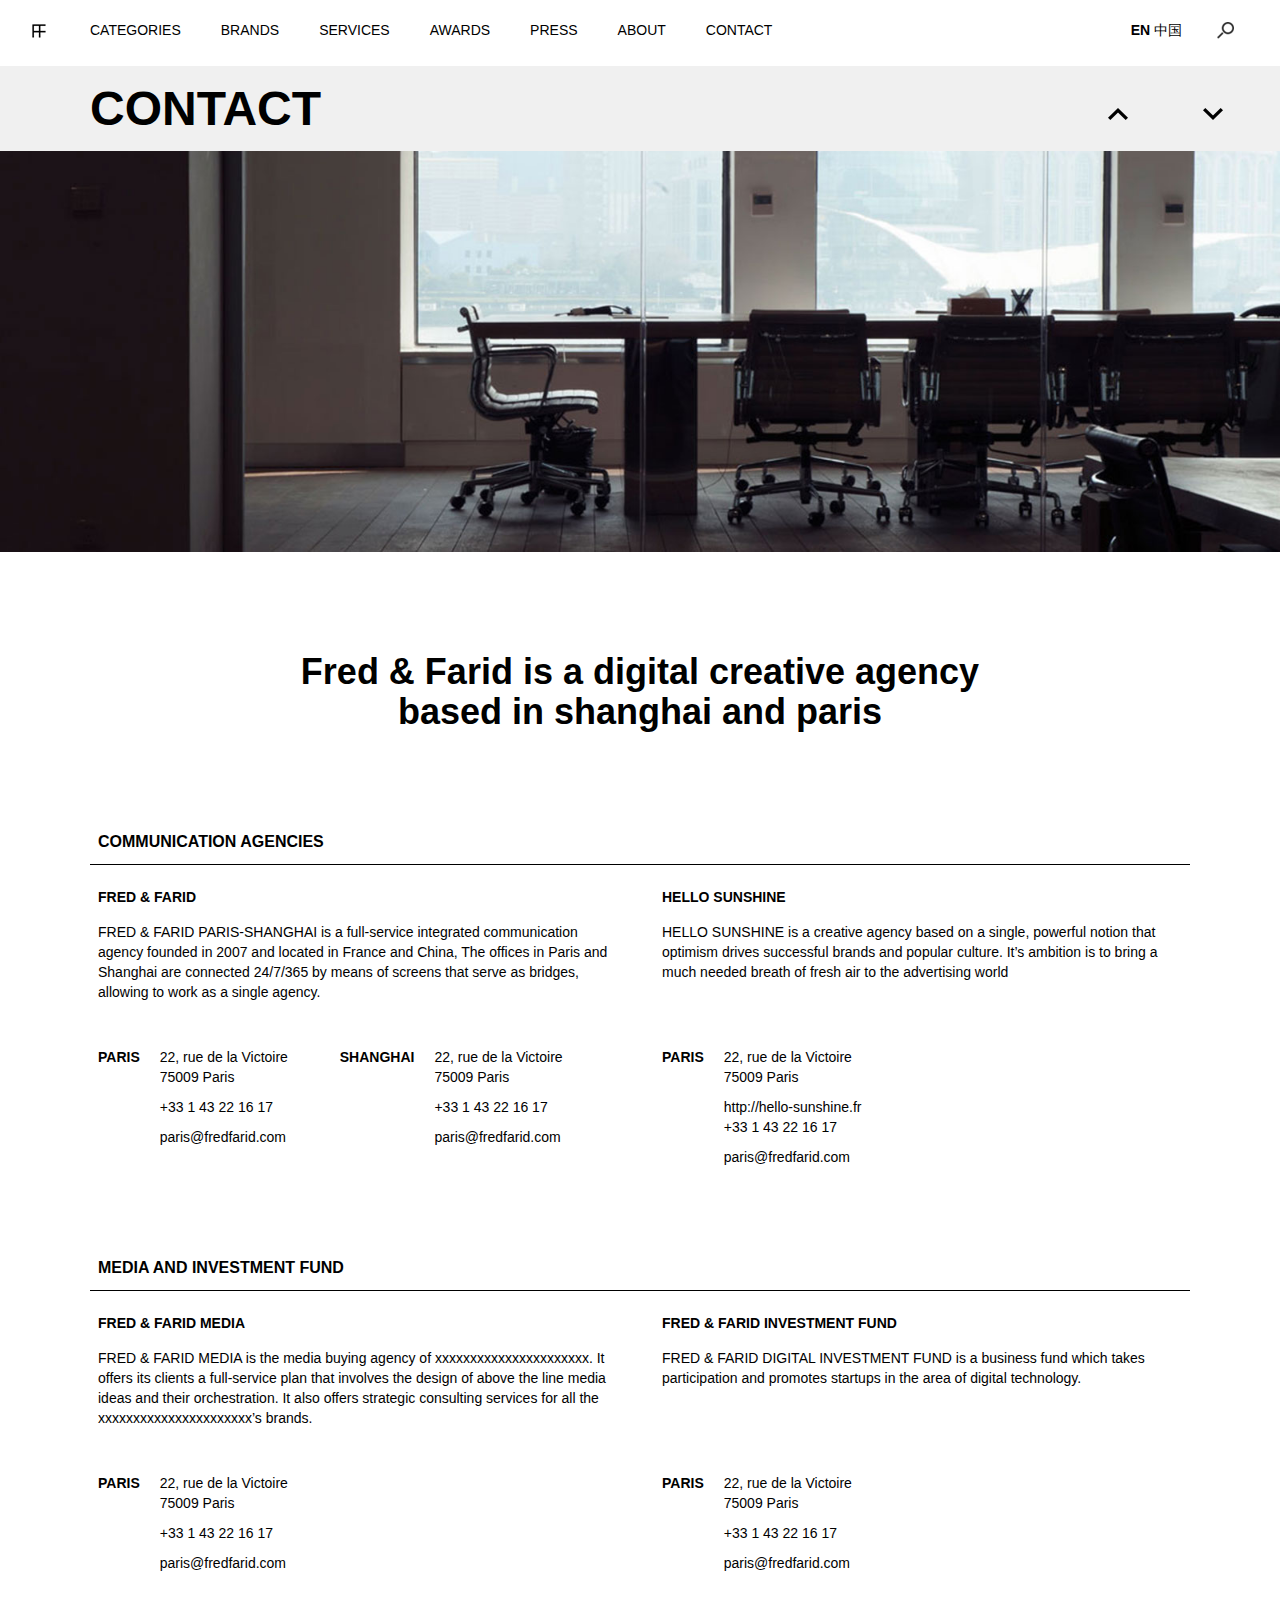
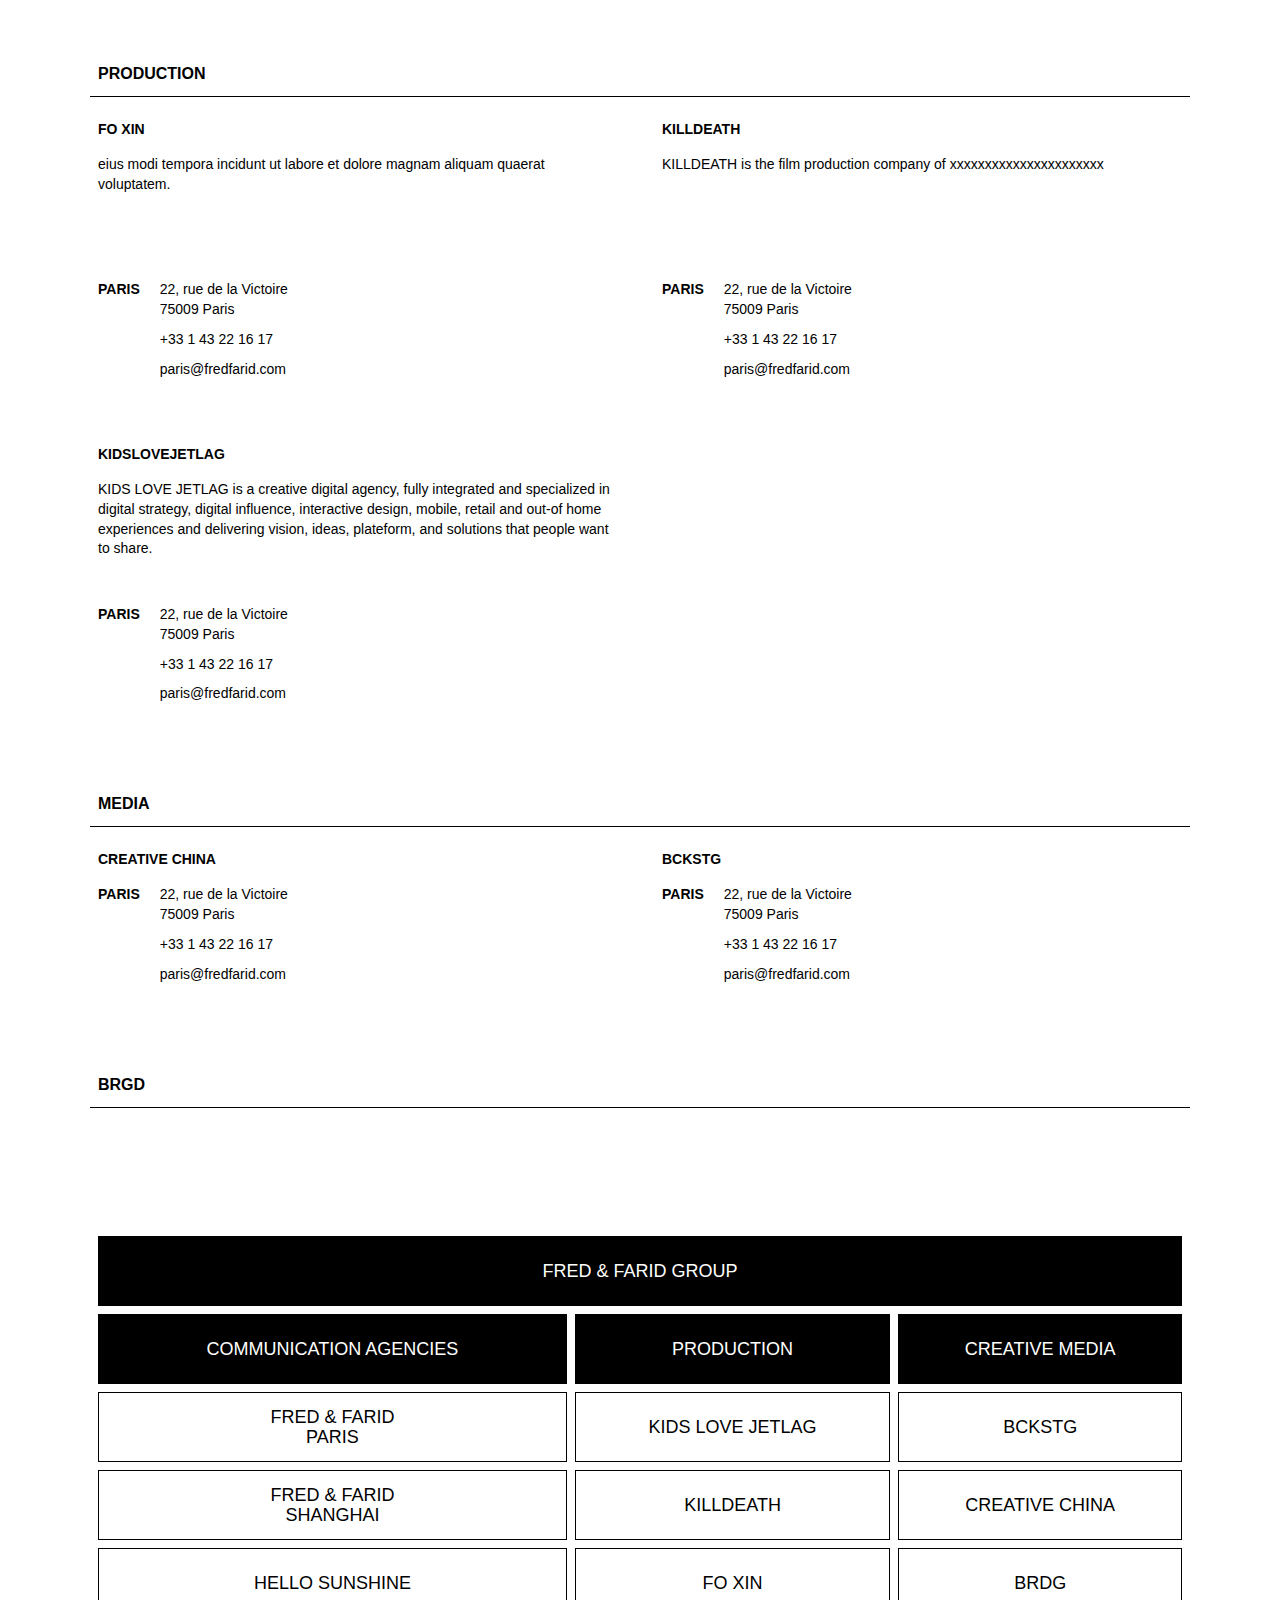
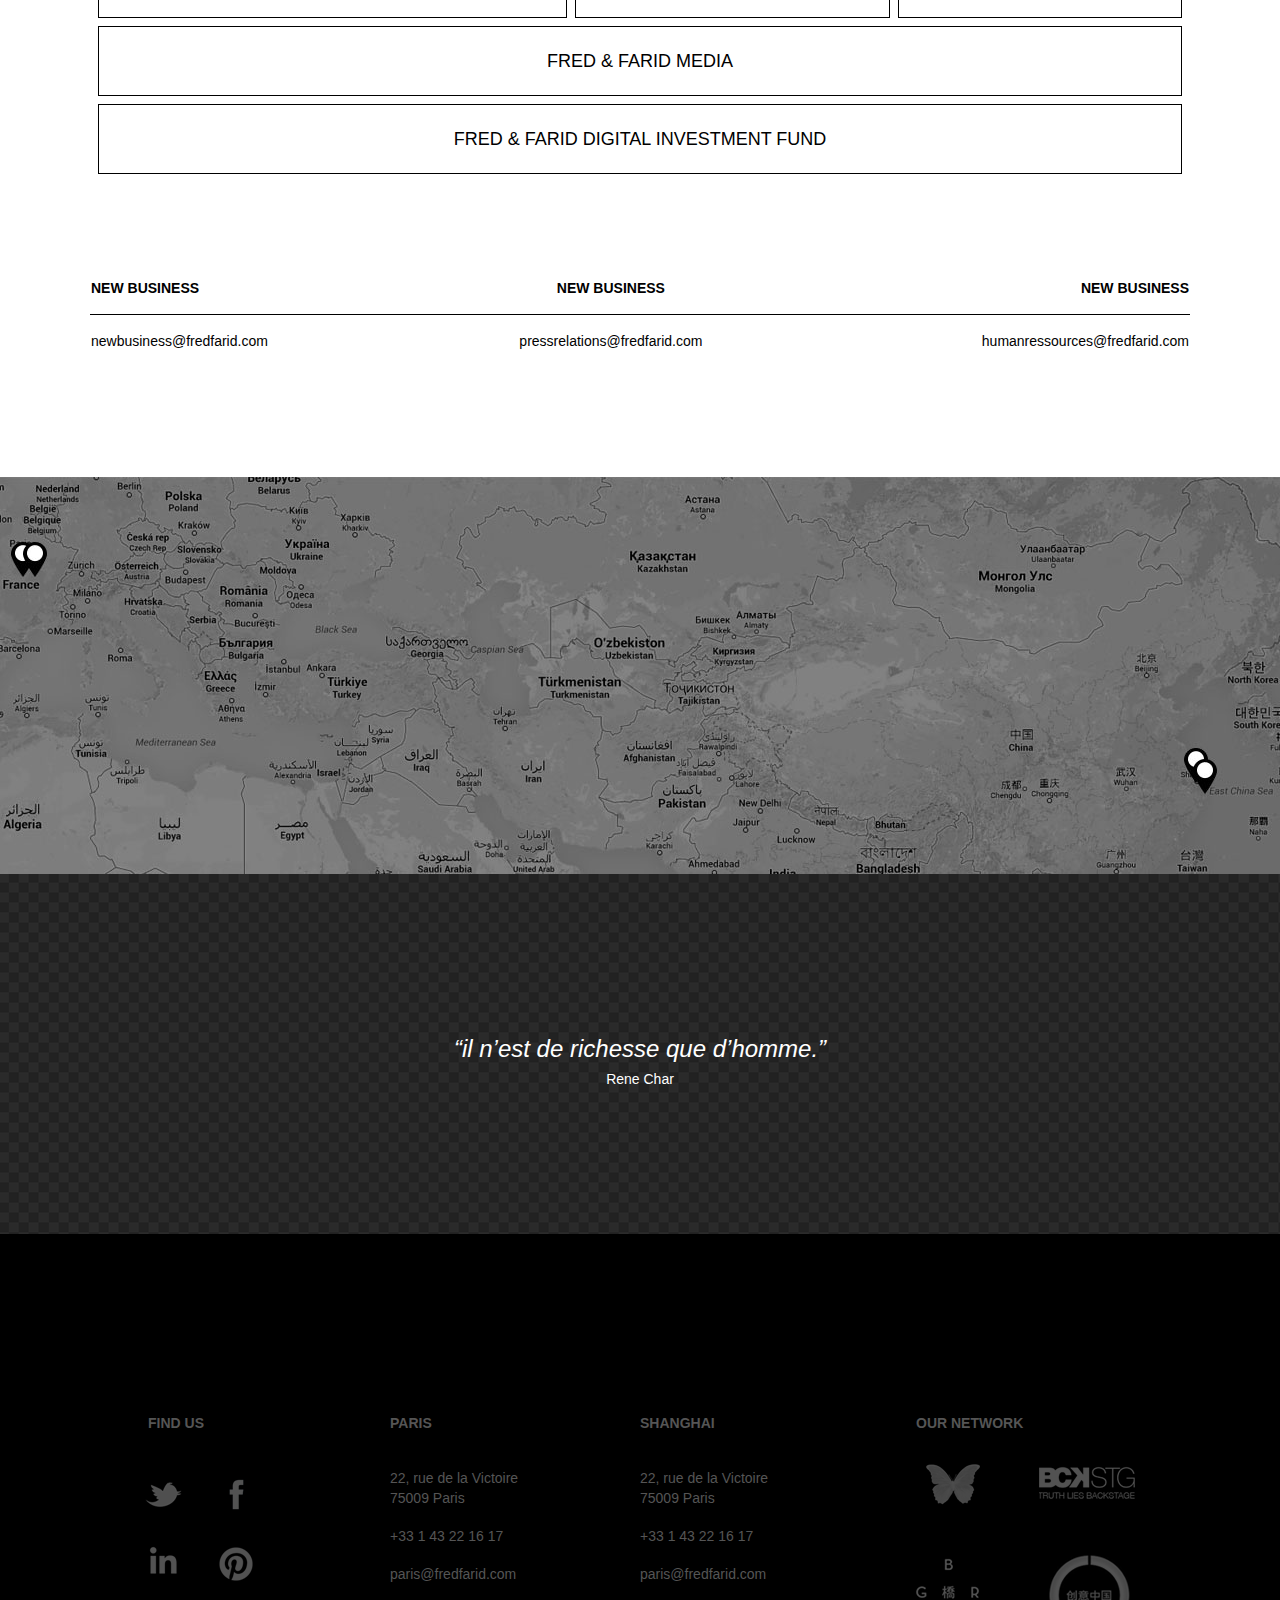
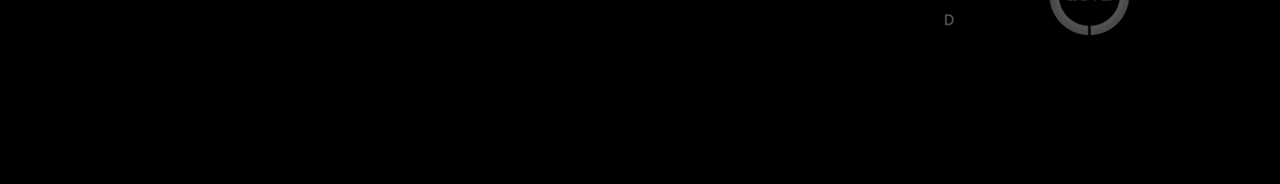
<file: CONTACT.html>
<!DOCTYPE html PUBLIC "-//W3C//DTD XHTML 1.0 Transitional//EN" "http://www.w3.org/TR/xhtml1/DTD/xhtml1-transitional.dtd">
<html xmlns="http://www.w3.org/1999/xhtml">
<head>
    <meta http-equiv="Content-Type" content="text/html;charset=utf-8" />
    <meta name="keywords" content="" />
    <meta name="description" content="" />
    <title>FF</title>
    <link href="css/style.css" rel="stylesheet" type="text/css" />
</head>
	<!-- header -->
	<div class="header">
		<div class="logo"></div>
		<div class="nav cs-clear">
			<a class="navitem" href="index.html">CATEGORIES</a>
			<a class="navitem" href="BRANDS.html">BRANDS</a>
			<a class="navitem" href="SERVICES.html">SERVICES</a>
			<a class="navitem" href="AWARDS.html">AWARDS</a>
			<a class="navitem" href="PRESS.html">PRESS</a>
			<a class="navitem" href="ABOUT.html">ABOUT</a>
			<a class="navitem" href="CONTACT.html">CONTACT</a>
		</div>
		<div class="language"><strong>EN</strong> 中国</div>
		<div class="search"></div>
	</div>
	<!-- page title -->
	<div class="pagetit">
		<div class="column">
			<h1>CONTACT</h1>
			<a href="#" class="pagetitarr pagetitarrtop"></a>
			<a href="#" class="pagetitarr pagetitarrbottom"></a>
		</div>
	</div>
	<!-- banner -->
	<div class="banpho"><img src="images/CONTACT_pho.jpg" /></div>
	<!-- section -->
	<div class="section sec_contact">
		<!--  -->
		<h2 class="contact_tit">Fred & Farid is a digital creative agency<br /> based in shanghai and paris</h2>
		<!--  -->
		<div class="contact_item">
			<!--  -->
			<h3>communication agencies</h3>
			<div class="contact_con cs-clear">
				<div class="contact_conl">
					<h4>FRED & FARID</h4>
					<p class="contact_txt">FRED & FARID PARIS-SHANGHAI is a full-service integrated communication agency founded in 2007 and located in France and China, The offices in Paris and Shanghai are connected 24/7/365 by means of screens that serve as bridges, allowing to work as a single agency.</p>
					<div class="cs-clear">
						<strong class="contact_city">PARIS</strong>
						<div class="contact_ad"><p>22, rue de la Victoire <br />75009 Paris</p>
							<p>+33 1 43 22 16 17</p>
							<p>paris@fredfarid.com</p>
						</div>
						<strong class="contact_city">SHANGHAI</strong>
						<div class="contact_ad"><p>22, rue de la Victoire <br />75009 Paris</p>
							<p>+33 1 43 22 16 17</p>
							<p>paris@fredfarid.com</p>
						</div>
					</div>
				</div>
				<div class="contact_conr">
					<h4>HELLO SUNSHINE</h4>
					<p class="contact_txt">HELLO SUNSHINE is a creative agency based on a single, powerful notion that optimism drives successful brands and popular culture. It’s ambition is to bring a much needed breath of fresh air to the advertising world</p>
					<div class="cs-clear">
						<strong class="contact_city">PARIS</strong>
						<div class="contact_ad"><p>22, rue de la Victoire<br />75009 Paris</p>
							<p>http://hello-sunshine.fr<br />+33 1 43 22 16 17</p>
							<p>paris@fredfarid.com</p>
						</div>
					</div>
				</div>
			</div>
			<!--  -->
			<h3>MEDIA AND INVESTMENT FUND</h3>
			<div class="contact_con cs-clear">
				<div class="contact_conl">
					<h4>FRED & FARID MEDIA</h4>
					<p class="contact_txt">FRED & FARID MEDIA is the media buying agency of xxxxxxxxxxxxxxxxxxxxxx. It offers its clients a full-service plan that involves the design of above the line media ideas and their orchestration. It also offers strategic consulting services for all the xxxxxxxxxxxxxxxxxxxxxx’s brands.</p>
					<div class="cs-clear">
						<strong class="contact_city">PARIS</strong>
						<div class="contact_ad"><p>22, rue de la Victoire <br />75009 Paris</p>
							<p>+33 1 43 22 16 17</p>
							<p>paris@fredfarid.com</p>
						</div>
					</div>
				</div>
				<div class="contact_conr">
					<h4>FRED & FARID INVESTMENT FUND</h4>
					<p class="contact_txt">FRED & FARID DIGITAL INVESTMENT FUND is a business fund which takes participation and promotes startups in the area of digital technology.</p>
					<div class="cs-clear">
						<strong class="contact_city">PARIS</strong>
						<div class="contact_ad"><p>22, rue de la Victoire <br />75009 Paris</p>
							<p>+33 1 43 22 16 17</p>
							<p>paris@fredfarid.com</p>
						</div>
					</div>
				</div>
			</div>
			<!--  -->
			<h3>PRODUCTION</h3>
			<div class="contact_con cs-clear">
				<div class="contact_conl">
					<h4>FO XIN</h4>
					<p class="contact_txt">eius modi tempora incidunt ut labore et dolore magnam aliquam quaerat voluptatem.</p>
					<div class="cs-clear">
						<strong class="contact_city">PARIS</strong>
						<div class="contact_ad"><p>22, rue de la Victoire <br />75009 Paris</p>
							<p>+33 1 43 22 16 17</p>
							<p>paris@fredfarid.com</p>
						</div>
					</div>
				</div>
				<div class="contact_conr">
					<h4>KILLDEATH</h4>
					<p class="contact_txt">KILLDEATH is the film production company of xxxxxxxxxxxxxxxxxxxxxx</p>
					<div class="cs-clear">
						<strong class="contact_city">PARIS</strong>
						<div class="contact_ad"><p>22, rue de la Victoire <br />75009 Paris</p>
							<p>+33 1 43 22 16 17</p>
							<p>paris@fredfarid.com</p>
						</div>
					</div>
				</div>
				<div class="contact_conl">
					<h4>KIDSLOVEJETLAG</h4>
					<p class="contact_txt">KIDS LOVE JETLAG is a creative digital agency, fully integrated and specialized in digital strategy, digital influence, interactive design, mobile, retail and out-of home experiences and delivering vision, ideas, plateform, and solutions that people want to share.</p>
					<div class="cs-clear">
						<strong class="contact_city">PARIS</strong>
						<div class="contact_ad"><p>22, rue de la Victoire <br />75009 Paris</p>
							<p>+33 1 43 22 16 17</p>
							<p>paris@fredfarid.com</p>
						</div>
					</div>
				</div>
			</div>
			<!--  -->
			<h3>MEDIA</h3>
			<div class="contact_con cs-clear">
				<div class="contact_conl">
					<h4>CREATIVE CHINA</h4>
					<div class="cs-clear">
						<strong class="contact_city">PARIS</strong>
						<div class="contact_ad"><p>22, rue de la Victoire <br />75009 Paris</p>
							<p>+33 1 43 22 16 17</p>
							<p>paris@fredfarid.com</p>
						</div>
					</div>
				</div>
				<div class="contact_conr">
					<h4>BCKSTG</h4>
					<div class="cs-clear">
						<strong class="contact_city">PARIS</strong>
						<div class="contact_ad"><p>22, rue de la Victoire <br />75009 Paris</p>
							<p>+33 1 43 22 16 17</p>
							<p>paris@fredfarid.com</p>
						</div>
					</div>
				</div>
			</div>
			<!--  -->
			<h3>BRGD</h3>
			<!--  -->
		</div>
		<!--  -->
		<div class="contact_table">
			<table>
				<tr>
					<td colspan="3" class="con_tbblack">FRED & FARID GROUP</td>
				</tr>
				<tr>
					<td class="con_tbblack">COmmunication AGENCIES</td>
					<td class="con_tbblack">PRODUCTION</td>
					<td class="con_tbblack">CREATIVE MEDIA</td>
				</tr>
				<tr>
					<td class="con_tbwhite">FRED & FARID <br />PARIS</td>
					<td class="con_tbwhite">KIDS LOVE JETLAG</td>
					<td class="con_tbwhite">BCKSTG</td>
				</tr>
				<tr>
					<td class="con_tbwhite">FRED & FARID<br /> SHANGHAI</td>
					<td class="con_tbwhite">KILLDEATH</td>
					<td class="con_tbwhite">CREATIVE CHINA</td>
				</tr>
				<tr>
					<td class="con_tbwhite">HELLO SUNSHINE</td>
					<td class="con_tbwhite">FO XIN</td>
					<td class="con_tbwhite">BRDG</td>
				</tr>
				<tr>
					<td colspan="3" class="con_tbwhite">FRED & FARID MEDIA</td>
				</tr>
				<tr>
					<td colspan="3" class="con_tbwhite">Fred & farid digital investment fund</td>
				</tr>
			</table>
		</div>
		<!--  -->
		<div class="contact_mail cs-clear">
			<table>
				<tr class="contact_mailtit"><td class="contact_maill">NEW BUSINESS</td><td class="contact_mailc">NEW BUSINESS</td><td class="contact_mailr">NEW BUSINESS</td></tr>
				<tr><td class="contact_maill">newbusiness@fredfarid.com</td><td class="contact_mailc">pressrelations@fredfarid.com</td><td class="contact_mailr">humanressources@fredfarid.com</td></tr>
			</table>
		</div>
		<!--  -->
	</div>
	<div class="contact_map"></div>
	<!-- banner footer -->
	<div class="banner_footer">
		<div class="banft_txt">
			<p>“il n’est de richesse que d’homme.”</p>
			<span>Rene Char</span>
		</div>
	</div>
	<!-- footer -->
	<div class="footer">
		<div class="ft_con cs-clear">
			<div class="ft_mod ft_find">
				<h3>FIND US</h3>
				<div class="ft_mbd ft_findmbd cs-clear">
					<a href="#" class="find_item find_item1"></a>
					<a href="#" class="find_item find_item2"></a>
					<a href="#" class="find_item find_item3"></a>
					<a href="#" class="find_item find_item4"></a>
				</div>
			</div>
			<div class="ft_mod ft_paris">
				<h3>PARIS</h3>
				<div class="ft_mbd">
					<p>22, rue de la Victoire<br />75009 Paris</p>
					<p>+33 1 43 22 16 17</p>
					<p>paris@fredfarid.com</p>
				</div>
			</div>
			<div class="ft_mod ft_shanghai">
				<h3>SHANGHAI</h3>
				<div class="ft_mbd">
					<p>22, rue de la Victoire<br />75009 Paris</p>
					<p>+33 1 43 22 16 17</p>
					<p>paris@fredfarid.com</p>
				</div>
			</div>
			<div class="ft_mod ft_network">
				<h3>OUR NETWORK</h3>
				<div class="ft_mbd ft_workmbd">
					<a href="#" class="work_item work_item1"></a>
					<a href="#" class="work_item work_item2"></a>
					<a href="#" class="work_item work_item3"></a>
					<a href="#" class="work_item work_item4"></a>
				</div>
			</div>
		</div>
	</div>
	<!--  -->
<!--  -->
    <script src="js/jquery-1.8.3.min.js"></script>
    <script src="js/index.js"></script>
<!--  -->
    <!--IE6透明判断-->
    <!--[if IE 6]>
    <script src="js/DD_belatedPNG.js"></script>
    <script>
        DD_belatedPNG.fix('*');
        document.execCommand("BackgroundImageCache", false, true);
    </script>
    <![endif]-->
</body>
</html>
</file>
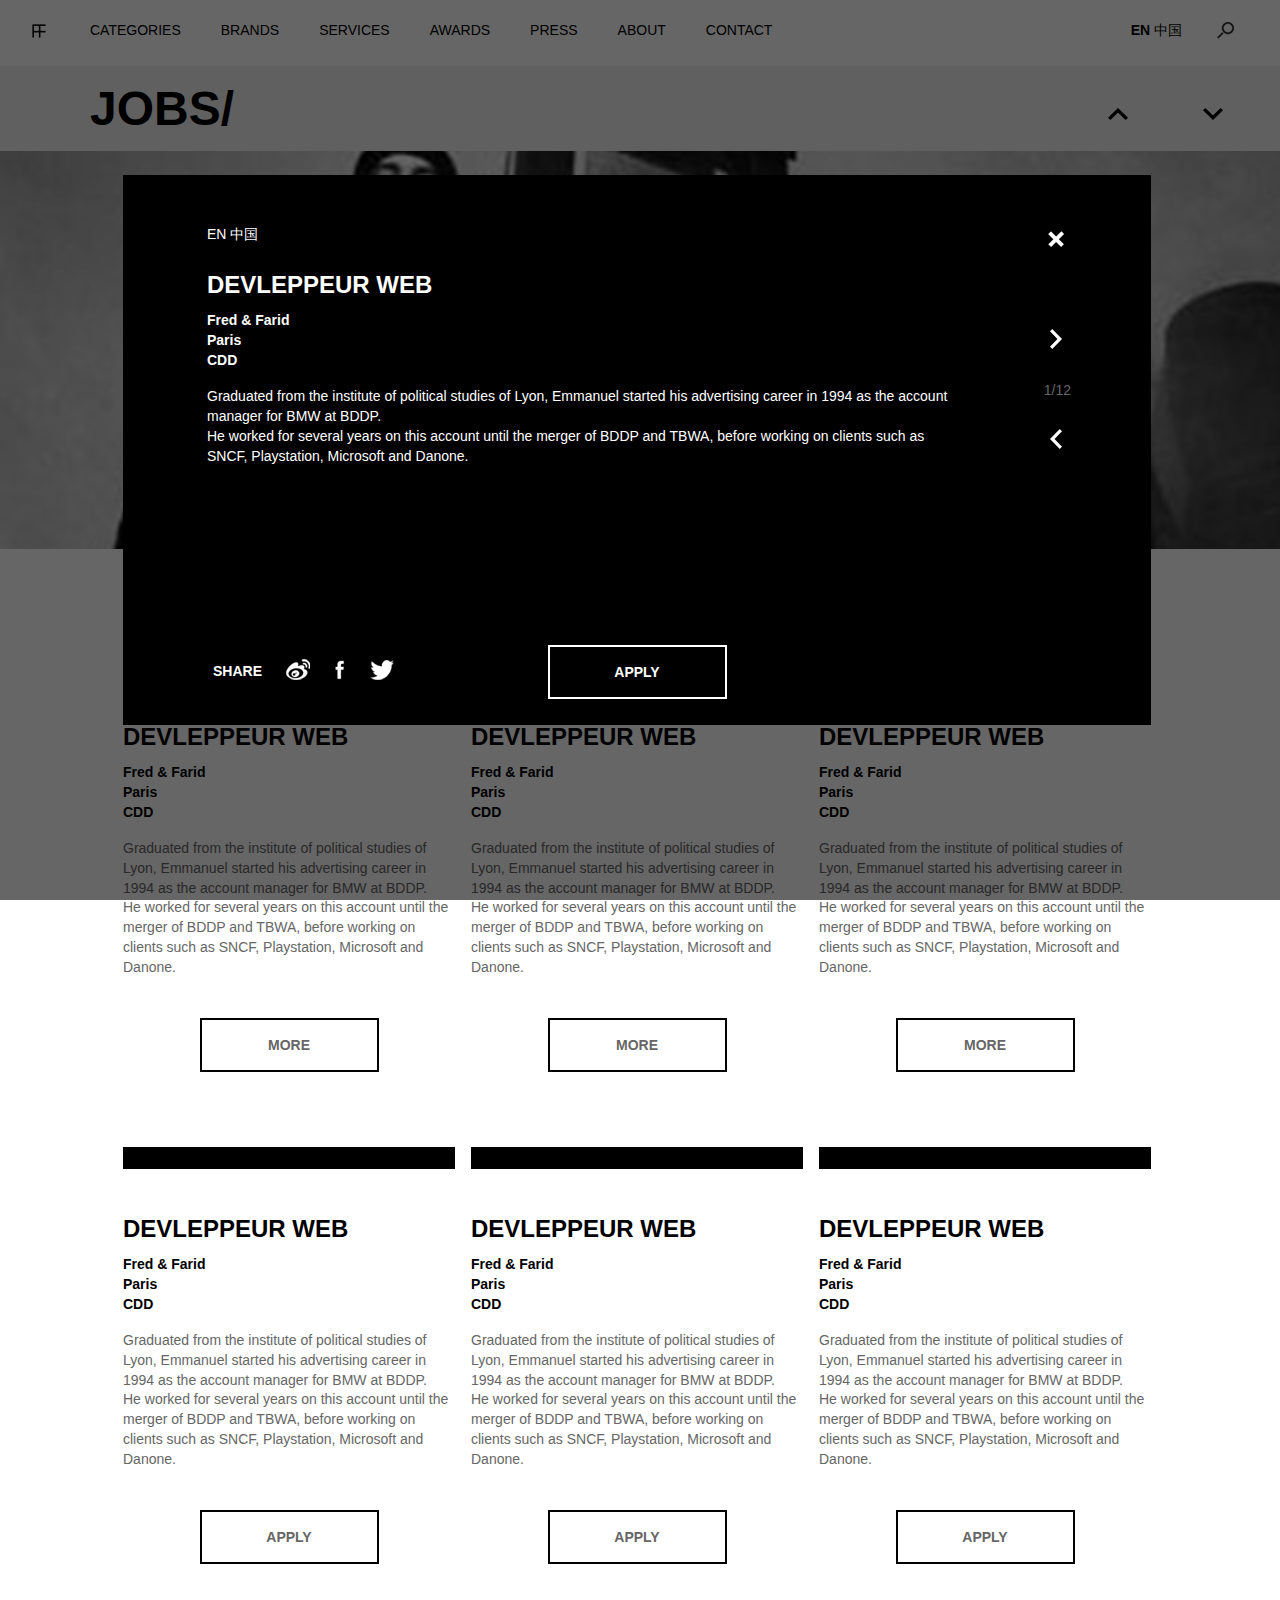
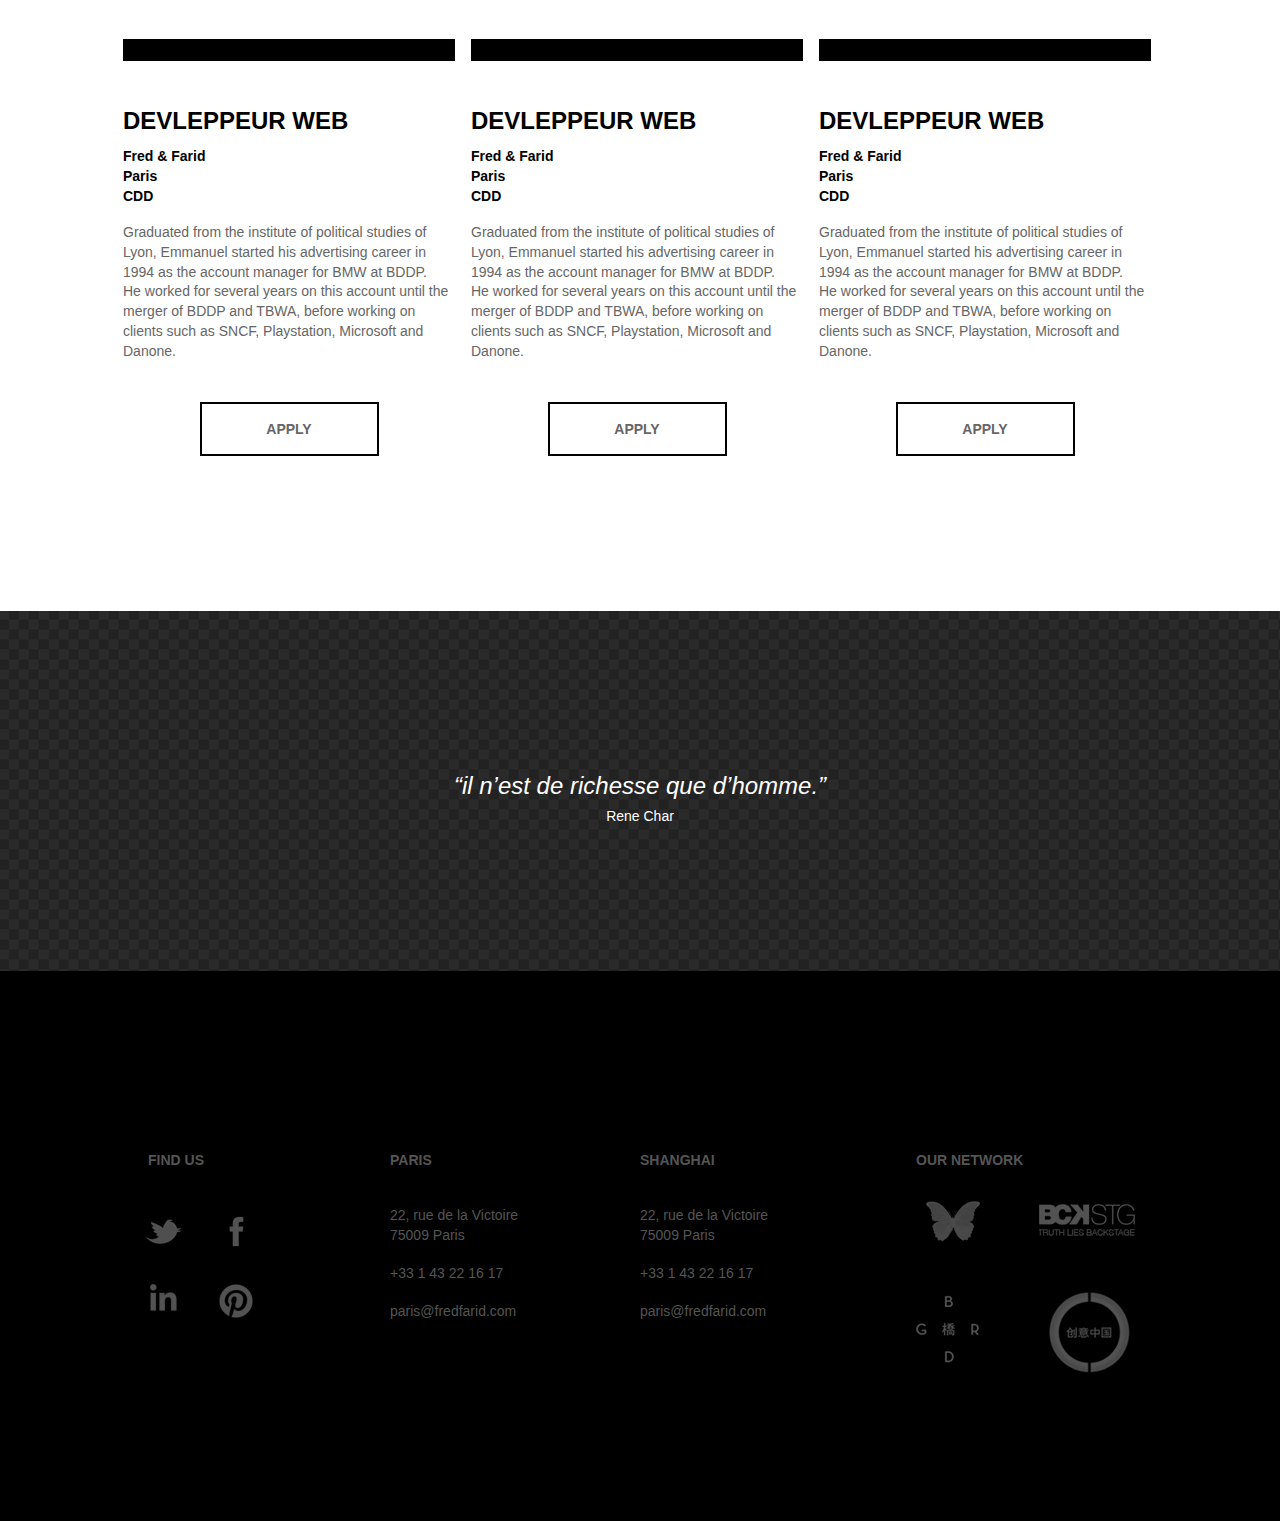
<file: JOBS.html>
<!DOCTYPE html PUBLIC "-//W3C//DTD XHTML 1.0 Transitional//EN" "http://www.w3.org/TR/xhtml1/DTD/xhtml1-transitional.dtd">
<html xmlns="http://www.w3.org/1999/xhtml">
<head>
    <meta http-equiv="Content-Type" content="text/html;charset=utf-8" />
    <meta name="keywords" content="" />
    <meta name="description" content="" />
    <title>FF</title>
    <link href="css/style.css" rel="stylesheet" type="text/css" />
</head>
	<!-- header -->
	<div class="header">
		<div class="logo"></div>
		<div class="nav cs-clear">
			<a class="navitem" href="index.html">CATEGORIES</a>
			<a class="navitem" href="BRANDS.html">BRANDS</a>
			<a class="navitem" href="SERVICES.html">SERVICES</a>
			<a class="navitem" href="AWARDS.html">AWARDS</a>
			<a class="navitem" href="PRESS.html">PRESS</a>
			<a class="navitem" href="ABOUT.html">ABOUT</a>
			<a class="navitem" href="CONTACT.html">CONTACT</a>
		</div>
		<div class="language"><strong>EN</strong> 中国</div>
		<div class="search"></div>
	</div>
	<!-- page title -->
	<div class="pagetit">
		<div class="column">
			<h1>JOBS/</h1>
			<a href="#" class="pagetitarr pagetitarrtop"></a>
			<a href="#" class="pagetitarr pagetitarrbottom"></a>
		</div>
	</div>
	<!-- banner -->
	<div class="banpho"><img src="images/JOBS_pho.jpg" /></div>
	<!-- section -->
	<div class="section sec_jobs">
		<div class="jobslist cs-clear">
			<!--  -->
			<div class="jobsitem">
				<h3>devleppeur web</h3>
				<h4>Fred & Farid<br />Paris<br />CDD</h4>
				<p>Graduated from the institute of political studies of Lyon, Emmanuel started his advertising career in 1994 as the account manager for BMW at BDDP.</p>
				<p>He worked for several years on this account until the merger of BDDP and TBWA, before working on clients such as SNCF, Playstation, Microsoft and Danone.</p>
				<strong class="jobs_more">MORE</strong>
			</div>
			<!--  -->
			<div class="jobsitem">
				<h3>devleppeur web</h3>
				<h4>Fred & Farid<br />Paris<br />CDD</h4>
				<p>Graduated from the institute of political studies of Lyon, Emmanuel started his advertising career in 1994 as the account manager for BMW at BDDP.</p>
				<p>He worked for several years on this account until the merger of BDDP and TBWA, before working on clients such as SNCF, Playstation, Microsoft and Danone.</p>
				<strong class="jobs_more">MORE</strong>
			</div>
			<!--  -->
			<div class="jobsitem">
				<h3>devleppeur web</h3>
				<h4>Fred & Farid<br />Paris<br />CDD</h4>
				<p>Graduated from the institute of political studies of Lyon, Emmanuel started his advertising career in 1994 as the account manager for BMW at BDDP.</p>
				<p>He worked for several years on this account until the merger of BDDP and TBWA, before working on clients such as SNCF, Playstation, Microsoft and Danone.</p>
				<strong class="jobs_more">MORE</strong>
			</div>
			<!--  -->
			<div class="jobsitem">
				<h3>devleppeur web</h3>
				<h4>Fred & Farid<br />Paris<br />CDD</h4>
				<p>Graduated from the institute of political studies of Lyon, Emmanuel started his advertising career in 1994 as the account manager for BMW at BDDP.</p>
				<p>He worked for several years on this account until the merger of BDDP and TBWA, before working on clients such as SNCF, Playstation, Microsoft and Danone.</p>
				<strong class="jobs_more">APPLY</strong>
			</div>
			<!--  -->
			<div class="jobsitem">
				<h3>devleppeur web</h3>
				<h4>Fred & Farid<br />Paris<br />CDD</h4>
				<p>Graduated from the institute of political studies of Lyon, Emmanuel started his advertising career in 1994 as the account manager for BMW at BDDP.</p>
				<p>He worked for several years on this account until the merger of BDDP and TBWA, before working on clients such as SNCF, Playstation, Microsoft and Danone.</p>
				<strong class="jobs_more">APPLY</strong>
			</div>
			<!--  -->
			<div class="jobsitem">
				<h3>devleppeur web</h3>
				<h4>Fred & Farid<br />Paris<br />CDD</h4>
				<p>Graduated from the institute of political studies of Lyon, Emmanuel started his advertising career in 1994 as the account manager for BMW at BDDP.</p>
				<p>He worked for several years on this account until the merger of BDDP and TBWA, before working on clients such as SNCF, Playstation, Microsoft and Danone.</p>
				<strong class="jobs_more">APPLY</strong>
			</div>
			<!--  -->
			<div class="jobsitem">
				<h3>devleppeur web</h3>
				<h4>Fred & Farid<br />Paris<br />CDD</h4>
				<p>Graduated from the institute of political studies of Lyon, Emmanuel started his advertising career in 1994 as the account manager for BMW at BDDP.</p>
				<p>He worked for several years on this account until the merger of BDDP and TBWA, before working on clients such as SNCF, Playstation, Microsoft and Danone.</p>
				<strong class="jobs_more">APPLY</strong>
			</div>
			<!--  -->
			<div class="jobsitem">
				<h3>devleppeur web</h3>
				<h4>Fred & Farid<br />Paris<br />CDD</h4>
				<p>Graduated from the institute of political studies of Lyon, Emmanuel started his advertising career in 1994 as the account manager for BMW at BDDP.</p>
				<p>He worked for several years on this account until the merger of BDDP and TBWA, before working on clients such as SNCF, Playstation, Microsoft and Danone.</p>
				<strong class="jobs_more">APPLY</strong>
			</div>
			<!--  -->
			<div class="jobsitem">
				<h3>devleppeur web</h3>
				<h4>Fred & Farid<br />Paris<br />CDD</h4>
				<p>Graduated from the institute of political studies of Lyon, Emmanuel started his advertising career in 1994 as the account manager for BMW at BDDP.</p>
				<p>He worked for several years on this account until the merger of BDDP and TBWA, before working on clients such as SNCF, Playstation, Microsoft and Danone.</p>
				<strong class="jobs_more">APPLY</strong>
			</div>
			<!--  -->
		</div>
		<!--  -->
	</div>
	<!-- banner footer -->
	<div class="banner_footer">
		<div class="banft_txt">
			<p>“il n’est de richesse que d’homme.”</p>
			<span>Rene Char</span>
		</div>
	</div>
	<!-- footer -->
	<div class="footer">
		<div class="ft_con cs-clear">
			<div class="ft_mod ft_find">
				<h3>FIND US</h3>
				<div class="ft_mbd ft_findmbd cs-clear">
					<a href="#" class="find_item find_item1"></a>
					<a href="#" class="find_item find_item2"></a>
					<a href="#" class="find_item find_item3"></a>
					<a href="#" class="find_item find_item4"></a>
				</div>
			</div>
			<div class="ft_mod ft_paris">
				<h3>PARIS</h3>
				<div class="ft_mbd">
					<p>22, rue de la Victoire<br />75009 Paris</p>
					<p>+33 1 43 22 16 17</p>
					<p>paris@fredfarid.com</p>
				</div>
			</div>
			<div class="ft_mod ft_shanghai">
				<h3>SHANGHAI</h3>
				<div class="ft_mbd">
					<p>22, rue de la Victoire<br />75009 Paris</p>
					<p>+33 1 43 22 16 17</p>
					<p>paris@fredfarid.com</p>
				</div>
			</div>
			<div class="ft_mod ft_network">
				<h3>OUR NETWORK</h3>
				<div class="ft_mbd ft_workmbd">
					<a href="#" class="work_item work_item1"></a>
					<a href="#" class="work_item work_item2"></a>
					<a href="#" class="work_item work_item3"></a>
					<a href="#" class="work_item work_item4"></a>
				</div>
			</div>
		</div>
	</div>
	<!--  -->
	<div class="shade"></div>
	<div class="pop pop_jobs">
		<div class="pop_jobcon">
			<div class="">EN 中国</div>
			<h3>devleppeur web</h3>
			<h4>Fred & Farid<br />Paris<br />CDD</h4>
			<div class="pop_jobtxt">
				<p>Graduated from the institute of political studies of Lyon, Emmanuel started his advertising career in 1994 as the account manager for BMW at BDDP.</p>
				<p>He worked for several years on this account until the merger of BDDP and TBWA, before working on clients such as SNCF, Playstation, Microsoft and Danone.</p>
			</div>
		</div>
		<strong class="jobs_more">APPLY</strong>
		<div class="jobshare cs-clear">
			<strong>SHARE</strong>
			<a href="#" class="jobshareitem jobshare_weibo"></a>
			<a href="#" class="jobshareitem jobshare_fb"></a>
			<a href="#" class="jobshareitem jobshare_t"></a>
		</div>
		<p class=" popicon popclose "></p>
		<p class=" popicon popnext "></p>
		<p class="  popnum ">1/12</p>
		<p class=" popicon popprev "></p>
	</div>
<!--  -->
    <script src="js/jquery-1.8.3.min.js"></script>
    <script src="js/index.js"></script>
<!--  -->
    <!--IE6透明判断-->
    <!--[if IE 6]>
    <script src="js/DD_belatedPNG.js"></script>
    <script>
        DD_belatedPNG.fix('*');
        document.execCommand("BackgroundImageCache", false, true);
    </script>
    <![endif]-->
</body>
</html>
</file>
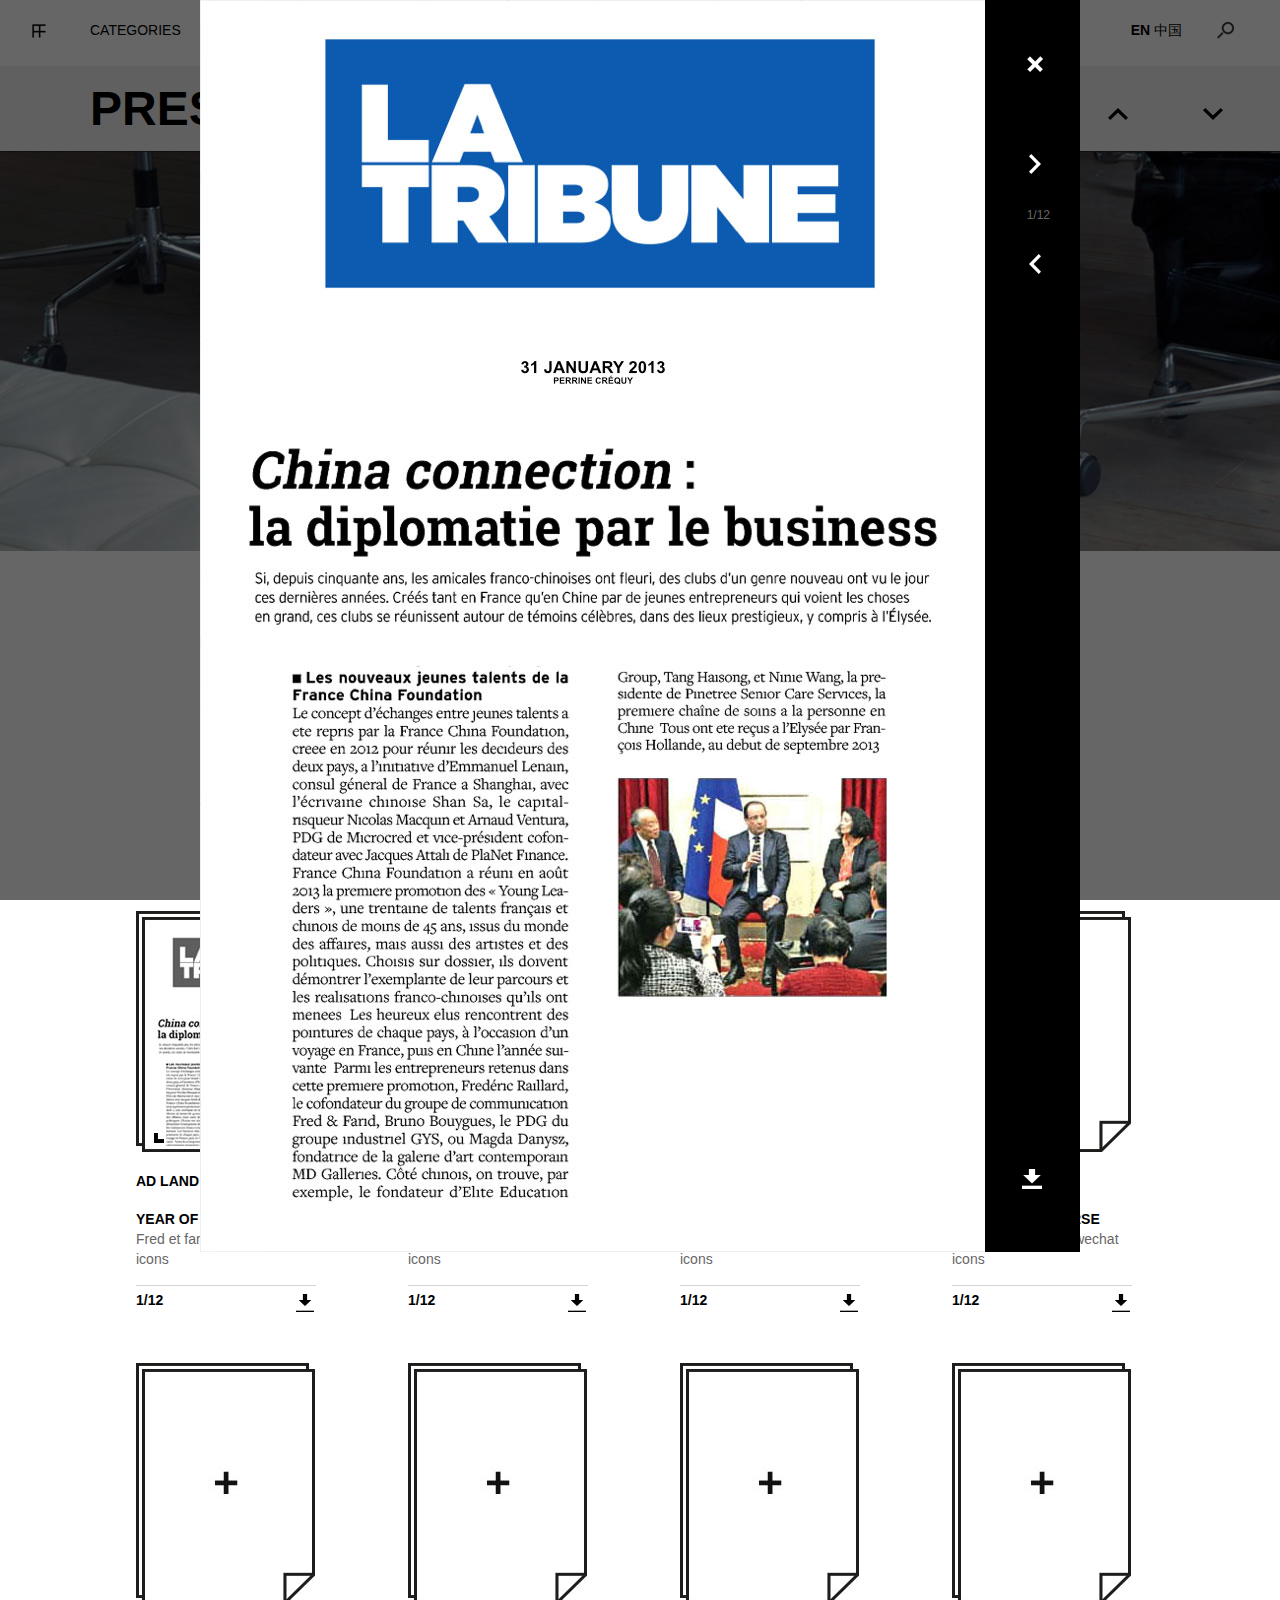
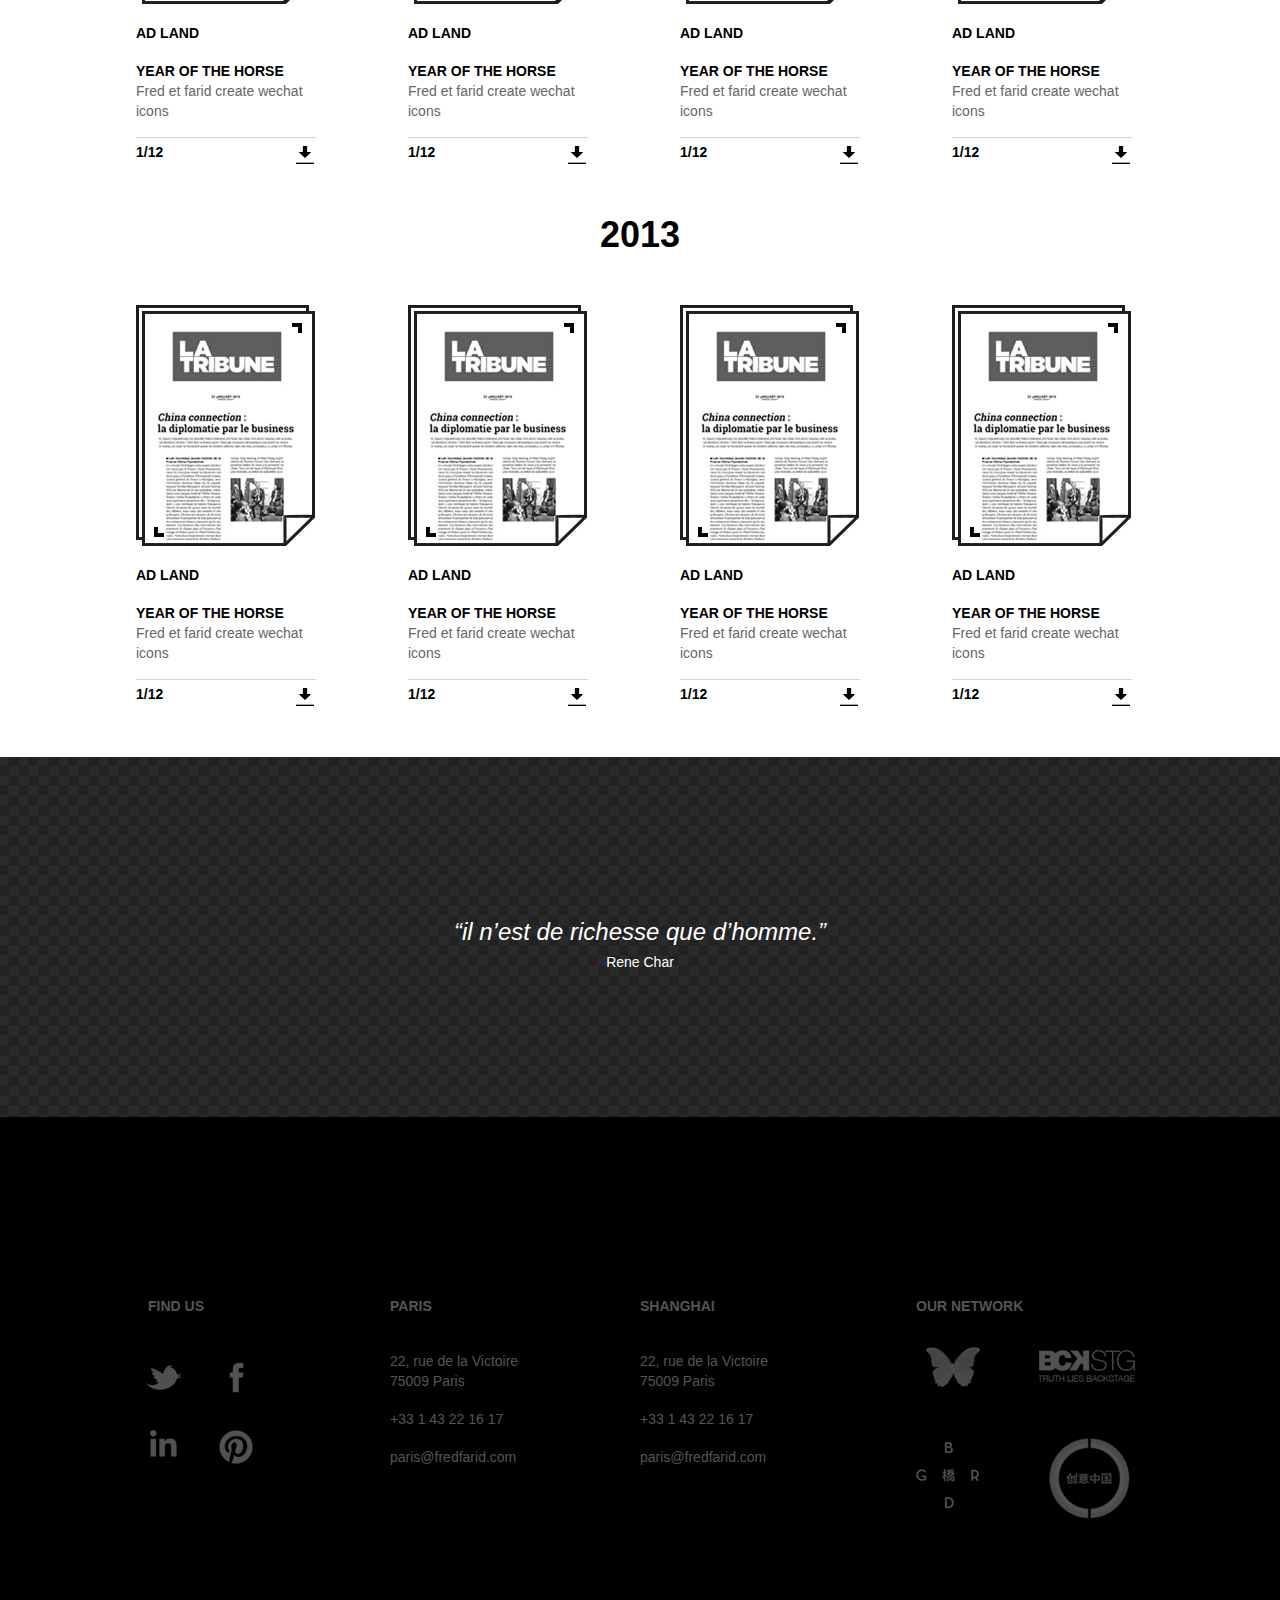
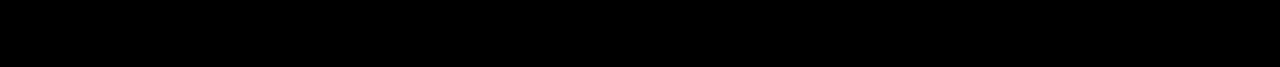
<file: PRESS.html>
<!DOCTYPE html PUBLIC "-//W3C//DTD XHTML 1.0 Transitional//EN" "http://www.w3.org/TR/xhtml1/DTD/xhtml1-transitional.dtd">
<html xmlns="http://www.w3.org/1999/xhtml">
<head>
    <meta http-equiv="Content-Type" content="text/html;charset=utf-8" />
    <meta name="keywords" content="" />
    <meta name="description" content="" />
    <title>FF</title>
    <link href="css/style.css" rel="stylesheet" type="text/css" />
</head>
	<!-- header -->
	<div class="header">
		<div class="logo"></div>
		<div class="nav cs-clear">
			<a class="navitem" href="index.html">CATEGORIES</a>
			<a class="navitem" href="BRANDS.html">BRANDS</a>
			<a class="navitem" href="SERVICES.html">SERVICES</a>
			<a class="navitem" href="AWARDS.html">AWARDS</a>
			<a class="navitem" href="PRESS.html">PRESS</a>
			<a class="navitem" href="ABOUT.html">ABOUT</a>
			<a class="navitem" href="CONTACT.html">CONTACT</a>
		</div>
		<div class="language"><strong>EN</strong> 中国</div>
		<div class="search"></div>
	</div>
	<!-- page title -->
	<div class="pagetit">
		<div class="column">
			<h1>PRESS</h1>
			<a href="#" class="pagetitarr pagetitarrtop"></a>
			<a href="#" class="pagetitarr pagetitarrbottom"></a>
		</div>
	</div>
	<!-- banner -->
	<div class="banpho"><img src="images/PRESS_pho.jpg" /></div>
	<!-- section -->
	<div class="section sec_press">
		<!--  -->
		<div class="press_crumbs">articles press / <strong>interview</strong> / conference</div>
		<!--  -->
		<div class="press_txt">Ici un texte de presentation<br />de chapitre utile pour le referencement</div>
		<!--  -->
		<div class="press_year">2014</div>
		<div class="press_list cs-clear">
			<!--  -->
			<div class="press_item">
				<p class="press_img"><img src="images/press_demopho.jpg" /></p>
				<h3>ad land</h3>
				<p class="press_itemtxt"><strong>year of the horse</strong>Fred et farid create wechat icons</p>
				<div class="cs-clear">
					<strong class="press_itempage">1/12</strong>
					<a class="press_itemdown" href="#"></a>
				</div>
			</div>
			<!--  -->
			<div class="press_item">
				<p class="press_img"><img src="images/press_demopho1.jpg" /></p>
				<h3>ad land</h3>
				<p class="press_itemtxt"><strong>year of the horse</strong>Fred et farid create wechat icons</p>
				<div class="cs-clear">
					<strong class="press_itempage">1/12</strong>
					<a class="press_itemdown" href="#"></a>
				</div>
			</div>
			<!--  -->
			<div class="press_item">
				<p class="press_img"><img src="images/press_demopho1.jpg" /></p>
				<h3>ad land</h3>
				<p class="press_itemtxt"><strong>year of the horse</strong>Fred et farid create wechat icons</p>
				<div class="cs-clear">
					<strong class="press_itempage">1/12</strong>
					<a class="press_itemdown" href="#"></a>
				</div>
			</div>
			<!--  -->
			<div class="press_item">
				<p class="press_img"><img src="images/press_demopho1.jpg" /></p>
				<h3>ad land</h3>
				<p class="press_itemtxt"><strong>year of the horse</strong>Fred et farid create wechat icons</p>
				<div class="cs-clear">
					<strong class="press_itempage">1/12</strong>
					<a class="press_itemdown" href="#"></a>
				</div>
			</div>
			<!--  -->
			<div class="press_item">
				<p class="press_img"><img src="images/press_demopho1.jpg" /></p>
				<h3>ad land</h3>
				<p class="press_itemtxt"><strong>year of the horse</strong>Fred et farid create wechat icons</p>
				<div class="cs-clear">
					<strong class="press_itempage">1/12</strong>
					<a class="press_itemdown" href="#"></a>
				</div>
			</div>
			<!--  -->
			<div class="press_item">
				<p class="press_img"><img src="images/press_demopho1.jpg" /></p>
				<h3>ad land</h3>
				<p class="press_itemtxt"><strong>year of the horse</strong>Fred et farid create wechat icons</p>
				<div class="cs-clear">
					<strong class="press_itempage">1/12</strong>
					<a class="press_itemdown" href="#"></a>
				</div>
			</div>
			<!--  -->
			<div class="press_item">
				<p class="press_img"><img src="images/press_demopho1.jpg" /></p>
				<h3>ad land</h3>
				<p class="press_itemtxt"><strong>year of the horse</strong>Fred et farid create wechat icons</p>
				<div class="cs-clear">
					<strong class="press_itempage">1/12</strong>
					<a class="press_itemdown" href="#"></a>
				</div>
			</div>
			<!--  -->
			<div class="press_item">
				<p class="press_img"><img src="images/press_demopho1.jpg" /></p>
				<h3>ad land</h3>
				<p class="press_itemtxt"><strong>year of the horse</strong>Fred et farid create wechat icons</p>
				<div class="cs-clear">
					<strong class="press_itempage">1/12</strong>
					<a class="press_itemdown" href="#"></a>
				</div>
			</div>
			<!--  -->
		</div>
		<!--  -->
		<div class="press_year">2013</div>
		<div class="press_list cs-clear">
			<!--  -->
			<div class="press_item">
				<p class="press_img"><img src="images/press_demopho.jpg" /></p>
				<h3>ad land</h3>
				<p class="press_itemtxt"><strong>year of the horse</strong>Fred et farid create wechat icons</p>
				<div class="cs-clear">
					<strong class="press_itempage">1/12</strong>
					<a class="press_itemdown" href="#"></a>
				</div>
			</div>
			<!--  -->
			<div class="press_item">
				<p class="press_img"><img src="images/press_demopho.jpg" /></p>
				<h3>ad land</h3>
				<p class="press_itemtxt"><strong>year of the horse</strong>Fred et farid create wechat icons</p>
				<div class="cs-clear">
					<strong class="press_itempage">1/12</strong>
					<a class="press_itemdown" href="#"></a>
				</div>
			</div>
			<!--  -->
			<div class="press_item">
				<p class="press_img"><img src="images/press_demopho.jpg" /></p>
				<h3>ad land</h3>
				<p class="press_itemtxt"><strong>year of the horse</strong>Fred et farid create wechat icons</p>
				<div class="cs-clear">
					<strong class="press_itempage">1/12</strong>
					<a class="press_itemdown" href="#"></a>
				</div>
			</div>
			<!--  -->
			<div class="press_item">
				<p class="press_img"><img src="images/press_demopho.jpg" /></p>
				<h3>ad land</h3>
				<p class="press_itemtxt"><strong>year of the horse</strong>Fred et farid create wechat icons</p>
				<div class="cs-clear">
					<strong class="press_itempage">1/12</strong>
					<a class="press_itemdown" href="#"></a>
				</div>
			</div>
			<!--  -->
		</div>
		<!--  -->
	</div>
	<!-- banner footer -->
	<div class="banner_footer">
		<div class="banft_txt">
			<p>“il n’est de richesse que d’homme.”</p>
			<span>Rene Char</span>
		</div>
	</div>
	<!-- footer -->
	<div class="footer">
		<div class="ft_con cs-clear">
			<div class="ft_mod ft_find">
				<h3>FIND US</h3>
				<div class="ft_mbd ft_findmbd cs-clear">
					<a href="#" class="find_item find_item1"></a>
					<a href="#" class="find_item find_item2"></a>
					<a href="#" class="find_item find_item3"></a>
					<a href="#" class="find_item find_item4"></a>
				</div>
			</div>
			<div class="ft_mod ft_paris">
				<h3>PARIS</h3>
				<div class="ft_mbd">
					<p>22, rue de la Victoire<br />75009 Paris</p>
					<p>+33 1 43 22 16 17</p>
					<p>paris@fredfarid.com</p>
				</div>
			</div>
			<div class="ft_mod ft_shanghai">
				<h3>SHANGHAI</h3>
				<div class="ft_mbd">
					<p>22, rue de la Victoire<br />75009 Paris</p>
					<p>+33 1 43 22 16 17</p>
					<p>paris@fredfarid.com</p>
				</div>
			</div>
			<div class="ft_mod ft_network">
				<h3>OUR NETWORK</h3>
				<div class="ft_mbd ft_workmbd">
					<a href="#" class="work_item work_item1"></a>
					<a href="#" class="work_item work_item2"></a>
					<a href="#" class="work_item work_item3"></a>
					<a href="#" class="work_item work_item4"></a>
				</div>
			</div>
		</div>
	</div>
	<!--  -->
	<div class="shade"></div>
	<div class="pop pop_press">
		<div class="pop_presspho"><img src="images/presspop_pho.jpg" /></div>
		<p class=" popicon popclose "></p>
		<p class=" popicon popnext "></p>
		<p class=" popnum ">1/12</p>
		<p class=" popicon popprev "></p>
		<p class=" popdownicon "></p>
	</div>
	<!--  -->
<!--  -->
    <script src="js/jquery-1.8.3.min.js"></script>
    <script src="js/index.js"></script>
<!--  -->
    <!--IE6透明判断-->
    <!--[if IE 6]>
    <script src="js/DD_belatedPNG.js"></script>
    <script>
        DD_belatedPNG.fix('*');
        document.execCommand("BackgroundImageCache", false, true);
    </script>
    <![endif]-->
</body>
</html>
</file>
<file: css/style.css>
@charset "utf-8";
/*
 * FF
 * zx 2014 04 30
 */

/* Reset
================================================================================================= */
html{}
body{font-family:Helvetica,"Microsoft Yahei",simsun,arial,sans-serif;color:#000;font-size:12px;line-height:1.666em;background: #fff;}
h1,h2,h3{font-size:100%;}
body,h1,h2,h3,h4,ul,li,p,img,div{margin:0;padding:0;border:0;}
img{margin:0;line-height:normal;}
em,i{font-style:normal;text-decoration:none}
ul{list-style:none;}
table{border-collapse:collapse;border-spacing:0;}

/* Commonly Used
================================================================================================= */
a{text-decoration:none;color:#000;outline: none;}
a:hover{color:#000}
.cs-clear{+zoom:1;}
.cs-clear:before,
.cs-clear:after{clear:both;content:".";font-size:0;display:block;height:0;overflow:hidden;visibility:hidden;}
.fl{float: left}
.column{width:1100px;margin:0 auto;}


/* FF Used
================================================================================================= */
.header{height: 66px;position: relative;width: 100%;font-size: 14px;line-height: 60px}
	.logo{background: url('../images/logo.png') no-repeat;width: 14px;height: 14px;position: absolute;left:32px;top:24px;}
	.language{position: absolute;right: 98px;top:0;}
	.search{background: url('../images/hd_search.png') no-repeat;width: 17px;height: 17px;position: absolute;right:46px;top:22px;}
	.nav{width: 1100px;margin: 0 auto}
		.navitem{float: left;margin: 0 40px 0 0;display: inline }
.pagetit{background: #f0f0f0;height: 85px;line-height: 85px;position: relative;}
	.pagetit h1{color:#000;font-size: 48px;width: 1100px;margin: 0 auto}
	.pagetitarr{position: absolute;width: 24px;height: 16px;background: url('../images/pagetitarr.png') no-repeat 0 0;right: 150px;top:40px;}
	.pagetitarrbottom{background-position: top right;right:55px;}
.banpho{text-align: center;background: #000;overflow: hidden}
	.banpho img{width: 100%}

/**/
.banner_footer{background: url('../images/banner_ft.png') repeat;height: 360px;}
	.banft_txt{text-align: center;padding: 160px 0 0;color:#fff;line-height: 30px;}
	.banft_txt p{text-align: center;font-size: 24px;font-style:italic }
	.banft_txt span{font-size: 14px;display: block;}
/**/
.footer{background: #000;height: 370px;padding:180px 0 0}
	.ft_con{width: 1000px;margin: 0 auto 0;color:#555;font-size: 14px;}
		.ft_mod{float: left;width: 250px;}
			.ft_mod h3{}
				.ft_find h3{padding:0 0 0 8px}
				.ft_network h3{padding:0 0 0 26px}
			.ft_mbd{padding: 35px 0 0}
				.ft_mbd p{padding: 0 0 18px;}
			.ft_findmbd{width: 120px}
				.find_item{float: left;background: url('../images/ft_find.png') no-repeat 0 0;width: 60px;height: 60px;}
				.find_item2{background-position: right top}
				.find_item3{background-position: bottom left}
				.find_item4{background-position: right bottom}
			.ft_workmbd{width: 250px;height: 200px;padding-top:10px;}
				.work_item{float: left;background: url('../images/ft_network.png') no-repeat 0 0;width: 125px;height: 100px;}
				.work_item2{background-position: right top}
				.work_item3{background-position: bottom left}
				.work_item4{background-position: right bottom}


.section{}
/*section awards*/
.sec_awards{padding:50px 0}
	.sectit{text-align: center;line-height: 80px;font-size: 48px;}
	/**/
	.awardicons{margin: 0 auto;width: 1100px;padding:50px 0 }
		.awardicons img{float:left;margin:0 86px 10px;float: left}
	/**/
	.awardfilter{width: 1100px;margin: 0 auto;height: 130px;}
		.awardfilter_item{float: left;width: 300px;height: 50px;}
		.awardfilter_item2{float: right;width: 180px;height: 54px;}
			.awardfilter_btn{background: #000 ;color:#fff;font-size: 14px;border: 0;font-weight: bold;width: 180px;height: 54px;line-height: 54px;cursor: pointer;}
				/**/
			.selitem {position: relative;display: inline-block;background-color: #fff;font-size: 14px;}
			.selitem .selitem_tips {position: absolute;display: block;width: 150px;padding-left:25px;font-weight: bold;height: 50px;line-height: 50px;border: #000 solid 2px;background: #fff url('../images/selitem_icon.png') no-repeat 150px center;}
			.selitem:hover .selitem_tips {background-color: #fff;;cursor: pointer}
			.selitem select {position: absolute;top: 0;left: 1px;width: 178px;height: 55px;opacity: 0;filter: alpha(opacity: 0;);color: #000;}
			.selitem select option {text-indent: 25px;line-height: 40px;display: block;}
			.selitem select option:hover {background-color: #000;color: #fff;}
	.awardlist{width: 1100px;margin: 0 auto}
		.awardlist table{width: 100%;}
		.awardlist td{text-align: center;font-size: 14px;font-weight: bold;line-height: 30px;}
		.even{background: #ebebeb;}

/*section jobs*/
.sec_jobs{padding:106px 0 0;width: 1050px;margin: 0 auto 80px;}
	.jobsitem{float: left;width: 332px;border-top:#000 solid 22px;float: left;margin: 0 8px 80px;height: 390px;font-size: 14px;color:#666}
		.jobsitem h3{font-size: 24px;text-transform: uppercase;padding: 50px 0 0;color:#000}
		.jobsitem h4{padding: 16px 0;color:#000}
		.jobs_more{height: 50px;width: 175px;text-align: center;line-height: 50px;border: #000 solid 2px;display: block;margin: 40px auto 0;background: #fff;cursor: pointer;}

/* secction contact */
.sec_contact{width: 1100px;margin: 0 auto}
.contact_tit{font-size: 36px;padding:100px 0;text-align: center;line-height: 40px;}
	.contact_item{}
		.contact_item h3{font-size: 16px;border-bottom: #000 solid 1px;text-transform: uppercase;height: 32px;padding:0 8px;}
		.contact_con{padding:8px 8px 40px;font-size: 14px;}
			.contact_conl{float:left;width: 520px;padding-bottom: 40px;}
			.contact_conr{float:right;width: 510px;padding:0 10px 40px 0;}
			.contact_con h4{padding:15px 0;}
			.contact_txt{height: 125px;}
				.contact_city{float: left;}
				.contact_ad{float: left;padding-left:20px;width: 180px}
					.contact_ad p{padding: 0 0 10px;}

	.contact_table{margin: 120px 0 80px}
		.contact_table table{width: 100%;text-align: center;border-collapse:separate;border-spacing:8px;}
		.contact_table td{text-align: center;font-size: 18px;text-transform: uppercase;border:#000 solid 1px;height: 66px;}
		.con_tbblack{background: #000;color:#fff}
	.contact_mail{font-size: 14px;margin: 0 0 110px;}
		.contact_mail table{width: 100%;line-height:50px;}
		.contact_mailtit{border-bottom:#000 solid 1px;font-weight: bold;}
		.contact_maill{text-align: left}
		.contact_mailc{text-align: center}
		.contact_mailr{text-align: right;}
	.contact_map{background: url('../images/contact_map.jpg') no-repeat center;height: 397px;width: 100%;}

/* section about */
.sec_about{}
	.about_crumbs{font-size: 14px;text-align: center;text-transform: uppercase;padding:50px 0 ;}
	.about_txt{text-align: center;font-size: 14px;font-weight: bold;padding: 0 0 70px}
		.about_txt p{font-size:36px;line-height: 42px;padding:0 0 10px;}
	.about_down{height: 120px}
		.about_downbtn{font-size: 14px;width: 175px;height: 50px;line-height: 50px;font-weight: bold;margin: 0 auto;display: block;border:#000 solid 2px;text-align: center}
	.about_timeline{width: 1100px;margin: 0 auto}
		.timeline_item{}
			.timeline_left{float: left;width: 530px;}
			.timeline_right{float: right;width: 480px;padding-right: 40px}
				.timeline_txt{font-size: 16px;color:#666;padding: 0 0 25px}
				.timeline_pho{background: url('../images/timeline_pho.png') no-repeat top right;width: 530px;height:250px }
				.timeline_txt2{font-size: 16px;font-weight: bold;text-transform: uppercase;padding: 0 0 25px}
			.timeline_2013left{text-align: right;}
				.timeline_2013txt{padding: 0 0 120px}
			.timeline_2013right{padding-top: 180px}
				.timeline_2013right p{padding: 20px 0 0}
			.timeline_2012txt{text-align: right;font-size:36px;font-weight: bold;text-transform: uppercase; line-height: 45px;color:#000;}
			.timeline_2012right p{margin: 10px 0 20px}
			.timeline_2011left p{text-align: right;padding: 0 0 25px}
			.timeline_2011right{padding:80px 0 0 }
				.timeline_2011right p{padding: 0 0 25px}
					.timeline_txt2011{color:#000;text-transform: uppercase;}
		.timeline_year{font-size:48px;font-weight: bold;text-align: center;line-height: 125px }

/* section press */
.sec_press{}
	.press_crumbs{font-size: 14px;text-align: center;text-transform: uppercase;padding:50px 0 ; color:#999;}
	.press_txt{text-align: center;font-size: 36px;padding: 0 0 70px;line-height:40px }
	.press_year{font-size: 36px;font-weight: bold;text-align: center;line-height: 40px}
	.press_list{width: 1100px;margin: 0 auto 50px}
		.press_item{font-size: 14px;color:#666;width: 180px;float: left;display: inline;margin: 50px 46px 0}
			.press_img{width: 180px;height: 241px}
			.press_item h3{color:#000;text-transform: uppercase;padding:20px 0 18px;}
			.press_item strong{color:#000;text-transform: uppercase;display: block}
			.press_itemtxt{height: 75px;overflow: hidden;border-bottom: #d4d4d4 solid 1px;margin:0 0 5px;}
			.press_itempage{float: left}
			.press_itemdown{background: url('../images/press_downicon.png') no-repeat center;width: 22px;height: 22px;float: right;}

/* section home */
.sec_home{}
	.home_news{font-size: 36px;padding: 70px 0 0;text-align: center;line-height:45px ;width: 1000px;margin: 0 auto;font-weight: bold;}
		.home_news h2{font-size: 48px;line-height: 150px;}
		.home_newspage{width: 172px;text-align: center;font-size: 14px;margin: 30px auto 0;position: relative;}
			.home_newspicon{position: absolute;width: 20px;height: 20px;background: url('../images/home_newspicon.png') no-repeat;top:12px;}
				.home_newsprev{left:0;}
				.home_newsnext{right: 0;background-position: top right}
	.home_view{width: 1100px;margin: 70px auto 90px}
		.home_viewlogo{padding:30px 0 0;font-size: 14px;font-weight: bold;width: 40px;text-align: center;float: left}
		.home_tlogo{background: url('../images/home_tlogo.png') no-repeat top center;}
		.home_wlogo{background: url('../images/home_wlogo.png') no-repeat top center;}
		.home_viewtxt{float: left;width: 300px;margin: 0 0 0 25px;color:#666;}
			.home_viewtxt a{color:#000}
		.home_weibo{margin: 30px 0 40px}
		.home_viewbtn{width: 370px;margin: 0 auto}
			.home_viewbtn a{font-size: 14px;font-weight: bold;border:#000 solid 1px;width: 175px;height: 50px;line-height: 50px;text-align: center;float: left;margin: 3px;display: inline}
	.home_campaign{background: #f7f7f7;padding:0 0 90px;}
		.home_campaign h2{font-size:48px; text-align:center;line-height: 220px;}
		.home_camcon{width: 1100px;margin: 0 auto}
			.cam_item{text-align: center;width: 365px;font-weight:bold;line-height: 30px;float: left}
				.cam_item p{padding:28px 0;}
		.home_cambtn{font-size: 14px;font-weight: bold;border:#000 solid 1px;width: 175px;height: 50px;line-height: 50px;text-align: center;margin: 50px auto 0;display: block;}
	.home_bio{background: url('../images/home_biobg.jpg') no-repeat center;height: 507px}
		.home_bio h2{font-size: 48px;line-height: 200px;text-align: center;}
		.home_biotxt{font-size: 16px;width: 1090px;margin: 0 auto}
			.home_biotxt strong{text-transform: uppercase;}
			.home_bioleft{float:left;width: 515px}
			.home_bioright{float: right;width: 515px}
		.home_biobtn{font-size: 14px;font-weight: bold;border:#000 solid 1px;width: 175px;height: 50px;line-height: 50px;text-align: center;margin: 50px auto 0;display: block;}
	.home_num{background: #333;padding:30px;}
		.home_num h2{font-size: 48px;line-height: 200px;text-align: center;line-height: 180px}
		.home_numbtn{font-size: 14px;font-weight: bold;border:#000 solid 1px;width: 175px;height: 50px;line-height: 50px;text-align: center;margin: 50px auto ;display: block;}
		.home_numtable{width: 1000px ;margin:0 auto}
		.home_numtable table{width: 100%;text-align: center;}
		.home_numtable strong{font-size: 48px;display: block;line-height: 50px}

/* pop shade */
.shade{background: #000 ;opacity: 0.6;filter:alpha(opacity=60);position: fixed;left:0;top: 0;right: 0;bottom: 0;
	_position: absolute;}
.pop{background: #000;position: fixed;left:50%;top:50%;
	_position: absolute;}
/*pop_jobs*/
.pop_jobs{width: 860px;height: 500px;margin: -275px 0 0 -517px;padding:50px 84px 0;font-size: 14px;}
	.pop_jobcon{color:#fff;height: 380px;width: 750px;}
		.pop_jobcon h3{font-size: 24px;text-transform: uppercase;padding: 30px 0 0;color:#fff}
		.pop_jobcon h4{padding: 16px 0;color:#fff}
	.pop_jobs .jobs_more{height: 50px;width: 175px;text-align: center;line-height: 50px;border: #fff solid 2px;display: block;margin: 40px auto 0;background: #000;cursor: pointer;color:#fff}
	.jobshare{color:#fff;font-size: 14px;position: absolute;left:90px;bottom:40px;}
		.jobshare strong{float: left;padding:7px 15px 0 0}
		.jobshareitem{float:left;background: url('../images/jobsshare.png') no-repeat;width: 30px; height:30px;display: inline;margin: 0 6px;}
		.jobshare_fb{background-position: 0 -30px;}
		.jobshare_t{background-position: 0 -60px;}
	.popicon{background: url('../images/popicon.png') no-repeat;height: 30px;width: 30px;position: absolute;right:80px;cursor: pointer;}
	.popclose{top:50px;}
	.popprev{background-position: 0 -30px;top:150px}
	.popnext{background-position: 0 -60px;top:250px;}
	.popnum{top:200px;position: absolute;right: 80px;color:#666;line-height: 30px;}
.pop_press{padding: 0 95px 0 0;margin:0 0 0 -440px;top:0;}
	.pop_press .popicon{right: 30px}
	.pop_press .popnum{right: 30px}
	.popdownicon{background: url('../images/popdownicon.png') no-repeat;height: 30px;width: 30px;position: absolute;right:30px;bottom:55px;cursor: pointer;}
</file>
